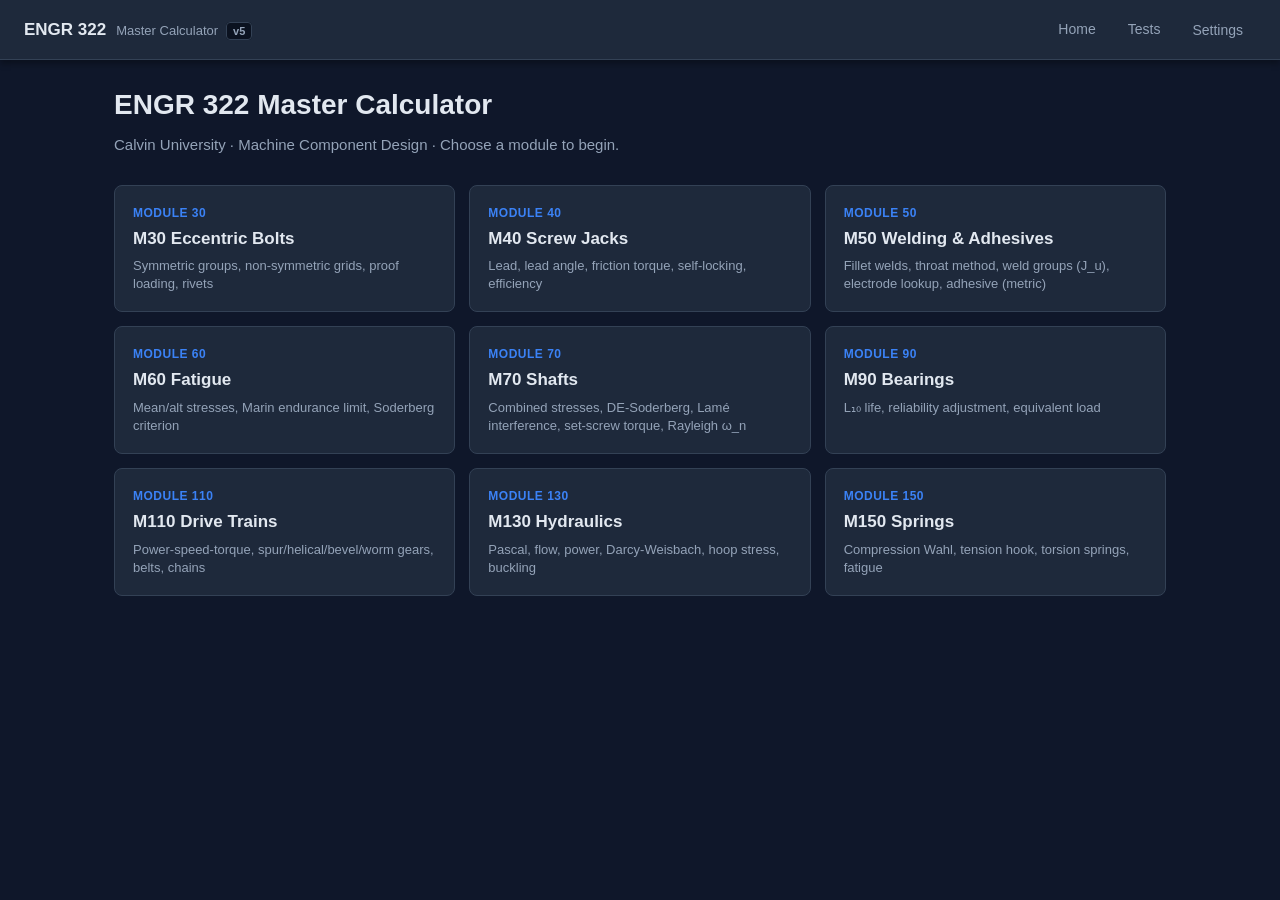
<file: index.html>
<!doctype html>
<html lang="en">
<head>
  <meta charset="utf-8" />
  <meta name="viewport" content="width=device-width, initial-scale=1" />
  <title>ENGR 322 Master Calculator</title>
  <link rel="stylesheet" href="style.css?v=5" />
</head>
<body>
  <div id="app"></div>
  <script src="modules.js?v=5"></script>
  <script src="ui.js?v=5"></script>
  <script>
    UI.renderHome(window.MODULES_ARRAY);
  </script>
</body>
</html>
</file>
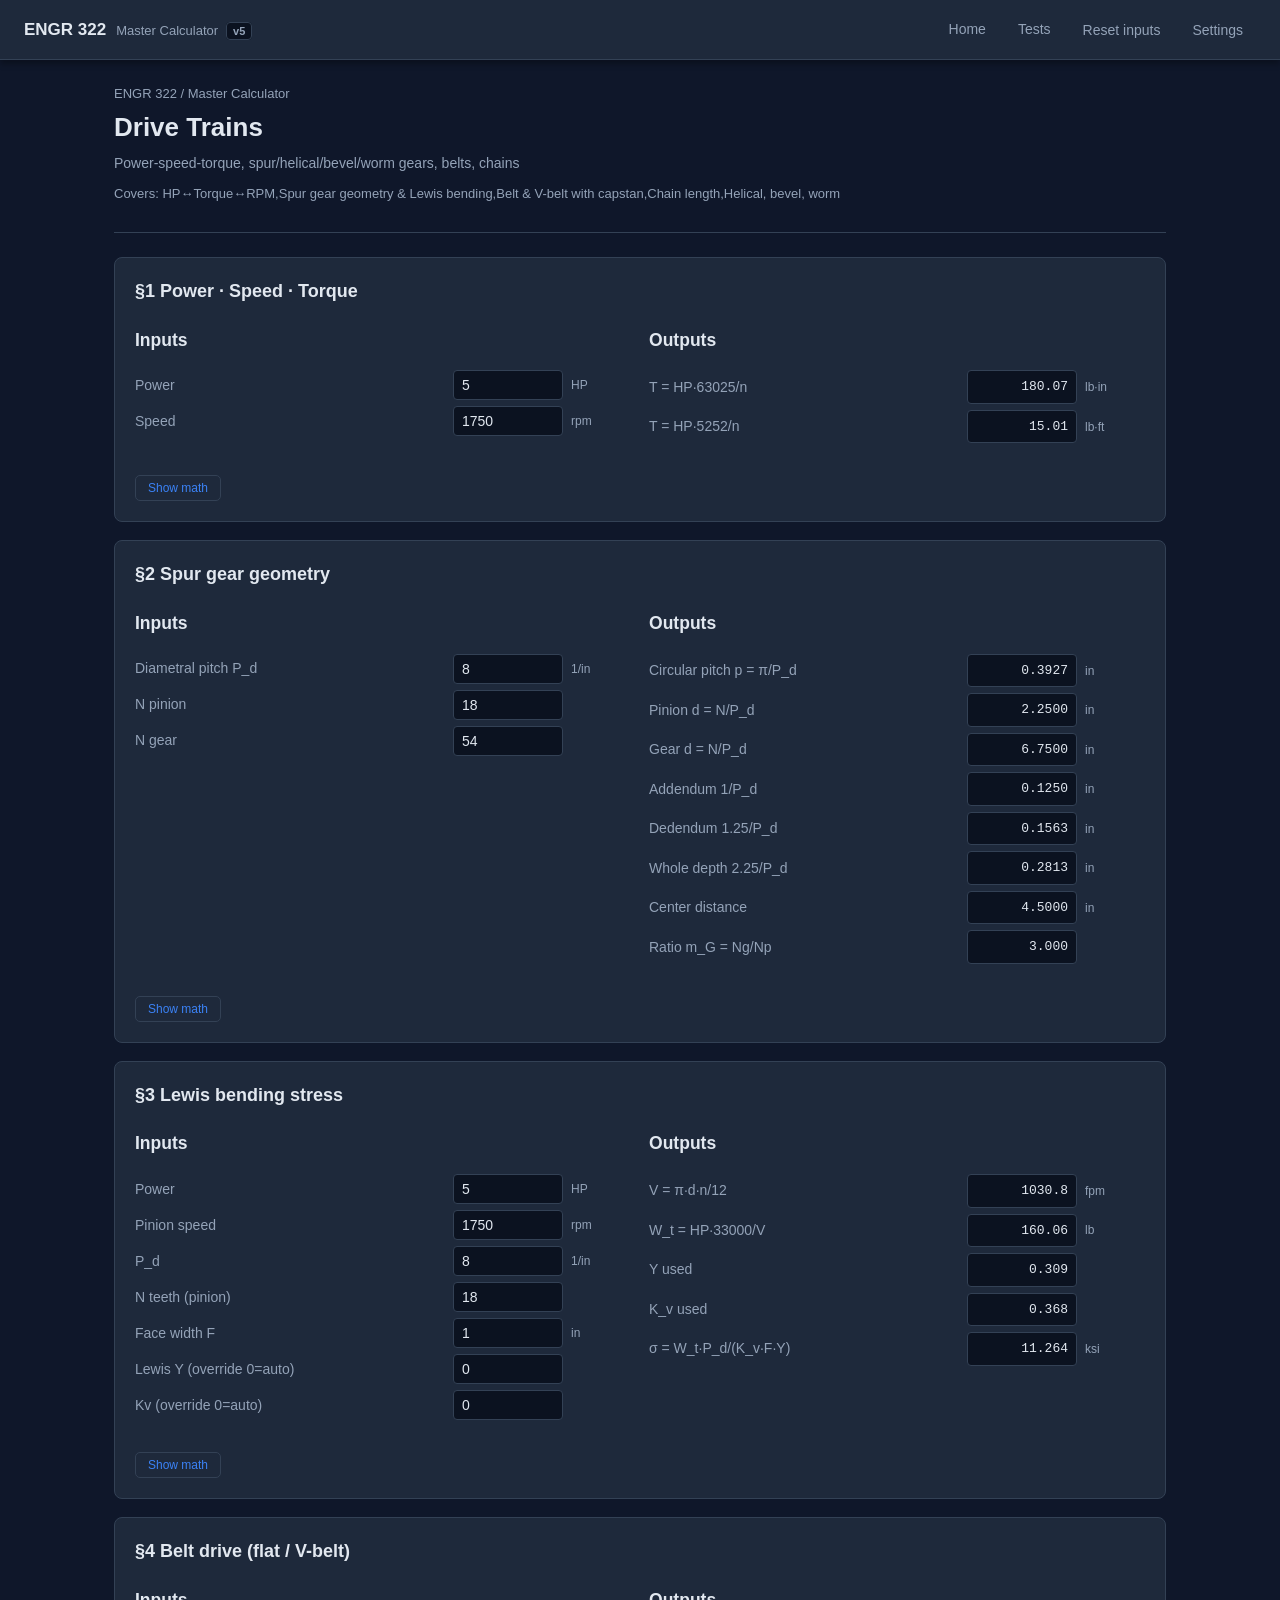
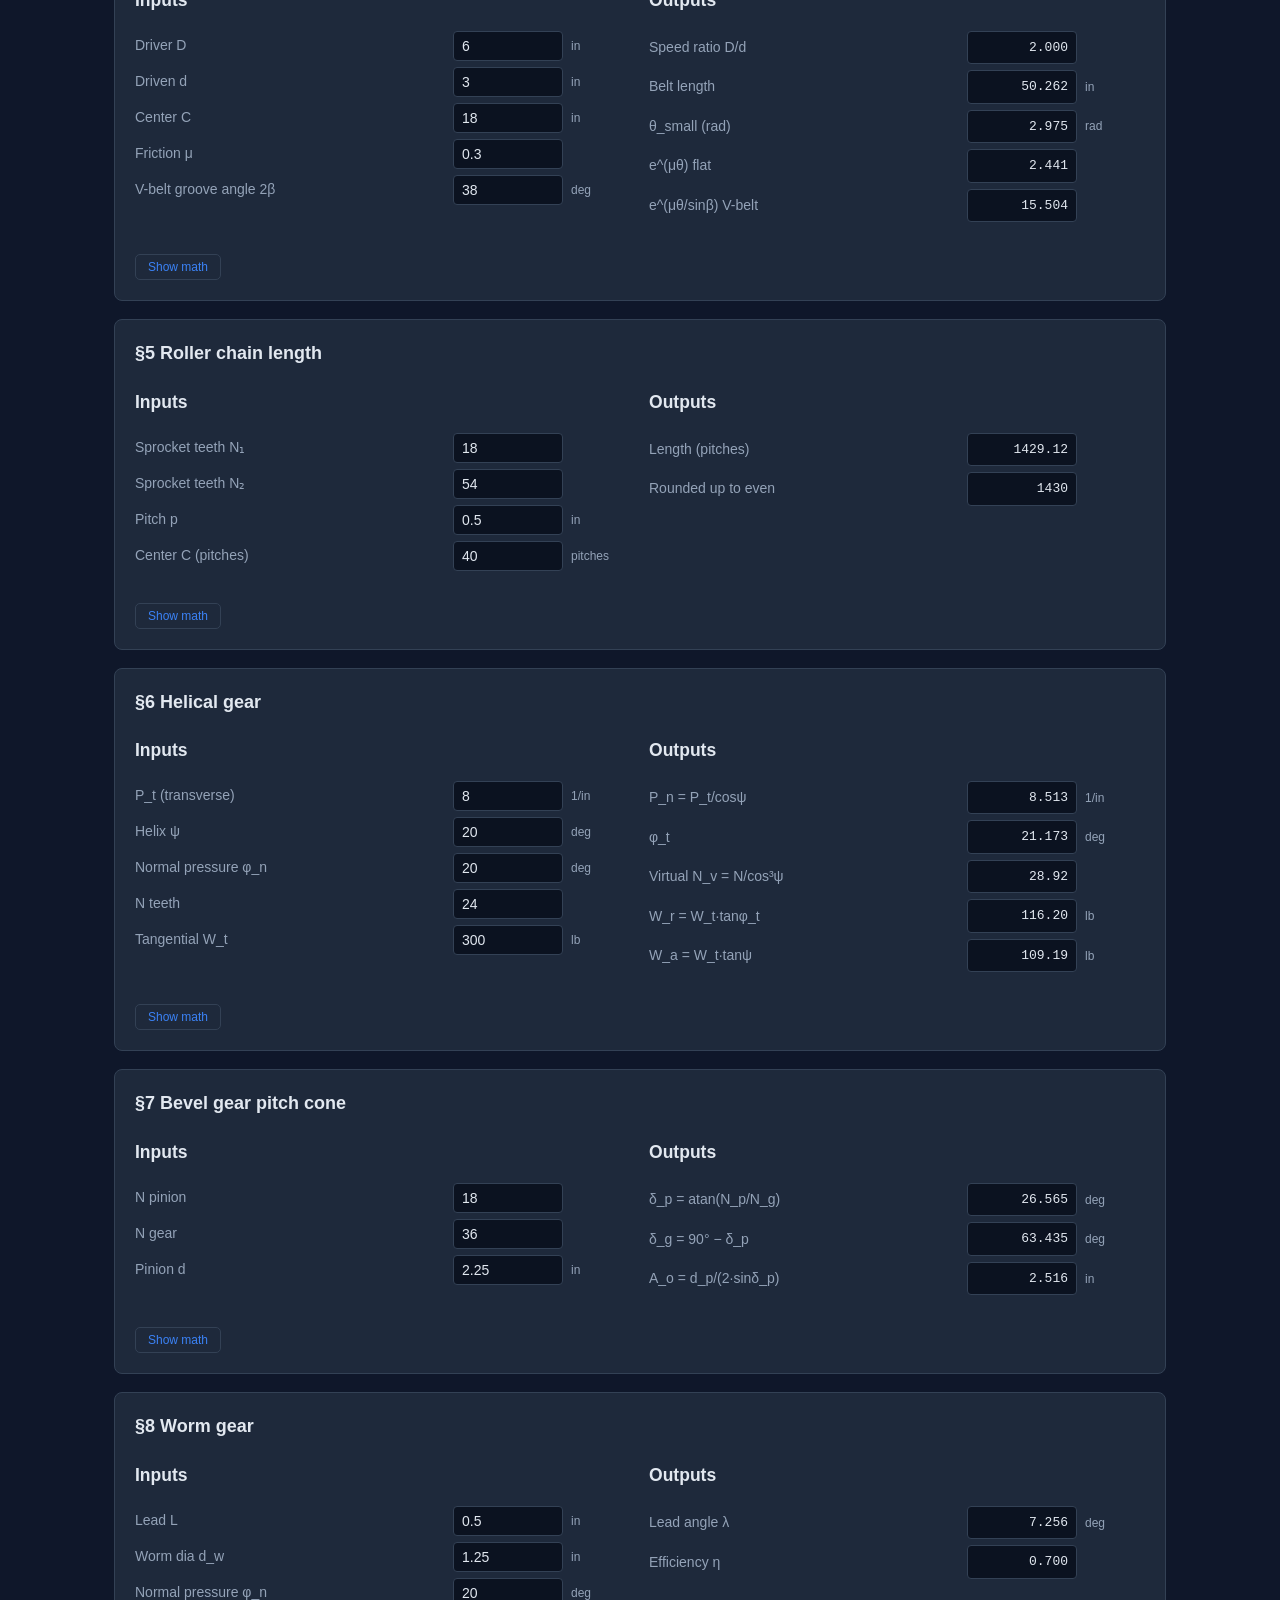
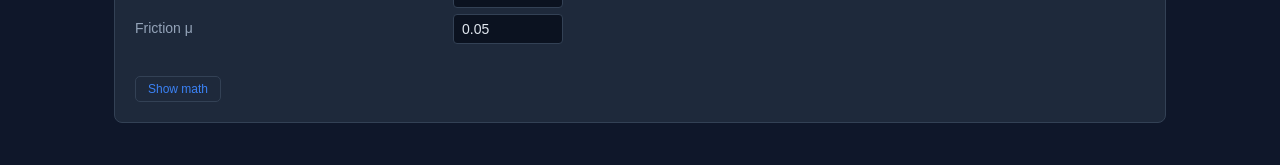
<file: m110.html>
<!doctype html>
<html lang="en">
<head>
  <meta charset="utf-8" />
  <meta name="viewport" content="width=device-width, initial-scale=1" />
  <title>Module 110 · ENGR 322 Master Calculator</title>
  <link rel="stylesheet" href="style.css?v=5" />
</head>
<body>
  <div id="app"></div>
  <script src="modules.js?v=5"></script>
  <script src="ui.js?v=5"></script>
  <script>
    UI.renderModule(window.MODULES.m110);
  </script>
</body>
</html>
</file>
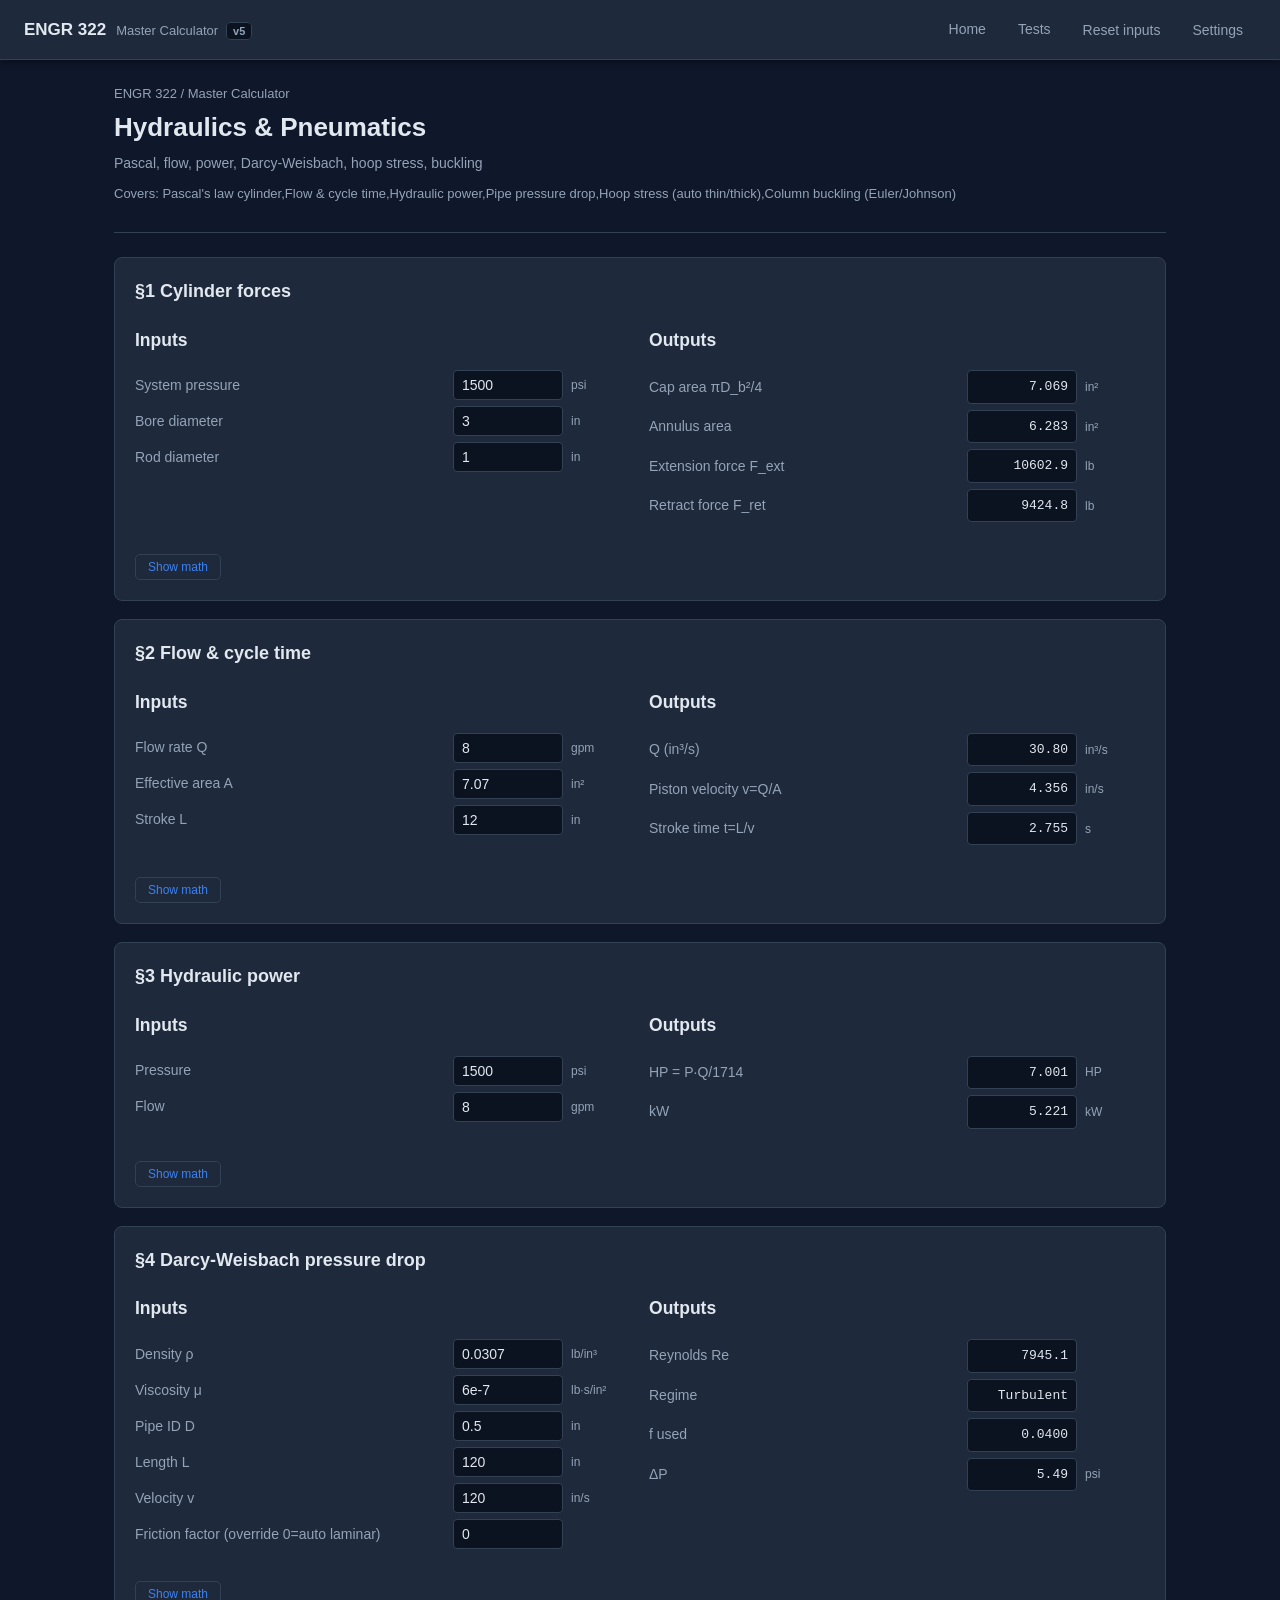
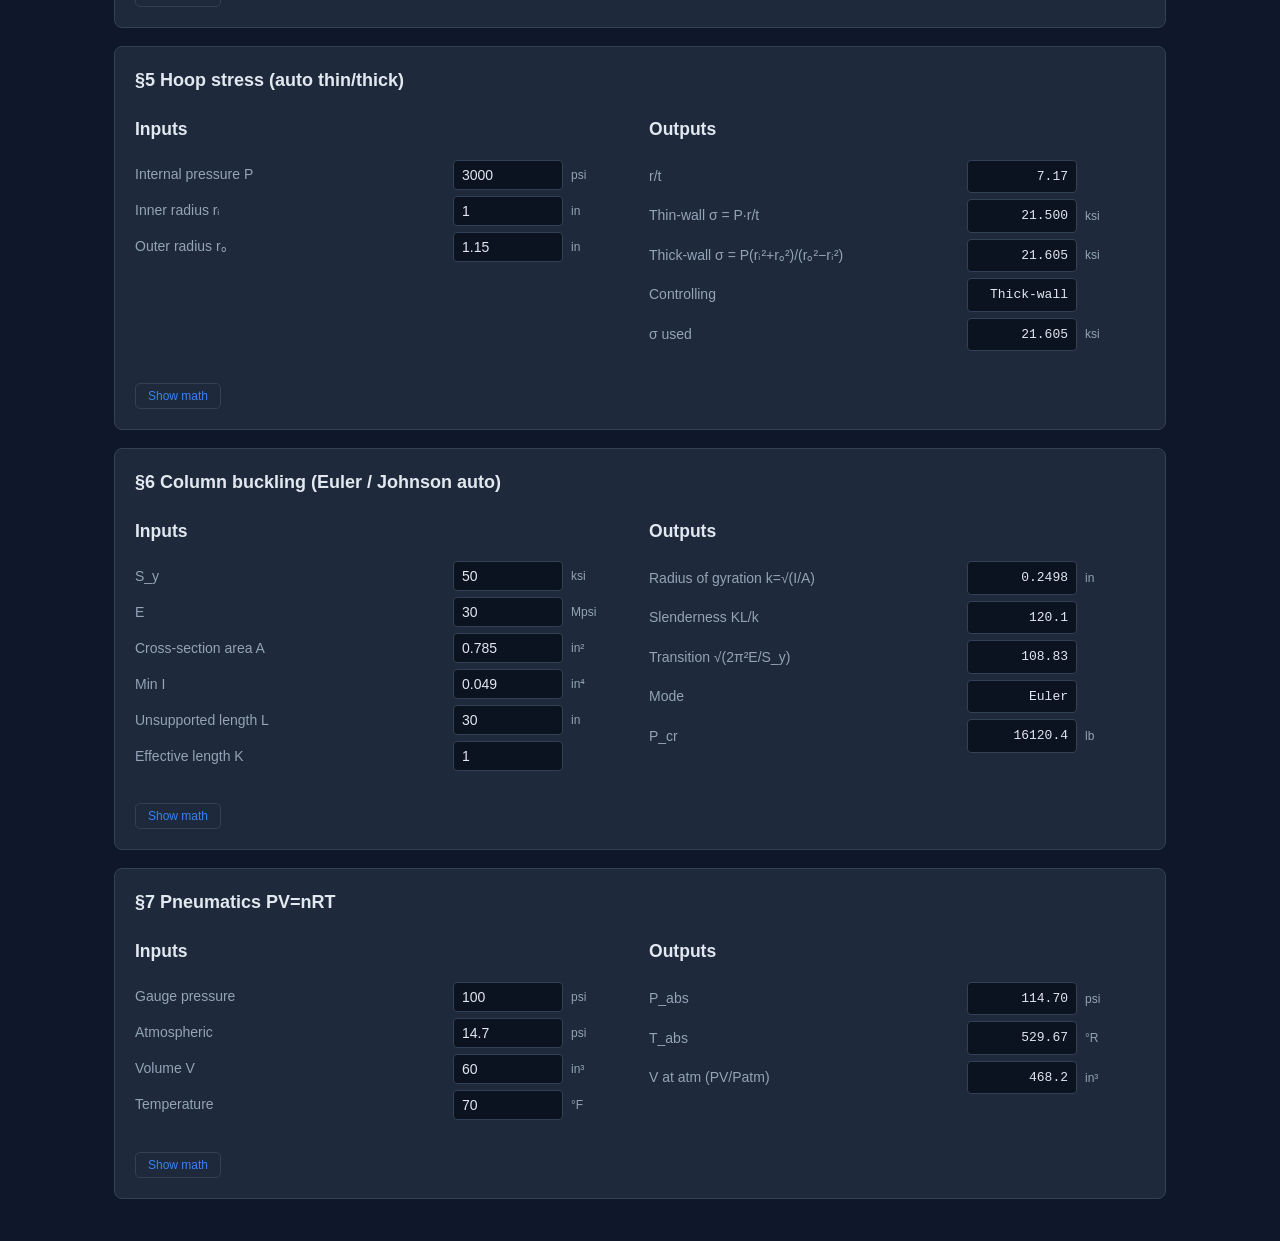
<file: m130.html>
<!doctype html>
<html lang="en">
<head>
  <meta charset="utf-8" />
  <meta name="viewport" content="width=device-width, initial-scale=1" />
  <title>Module 130 · ENGR 322 Master Calculator</title>
  <link rel="stylesheet" href="style.css?v=5" />
</head>
<body>
  <div id="app"></div>
  <script src="modules.js?v=5"></script>
  <script src="ui.js?v=5"></script>
  <script>
    UI.renderModule(window.MODULES.m130);
  </script>
</body>
</html>
</file>
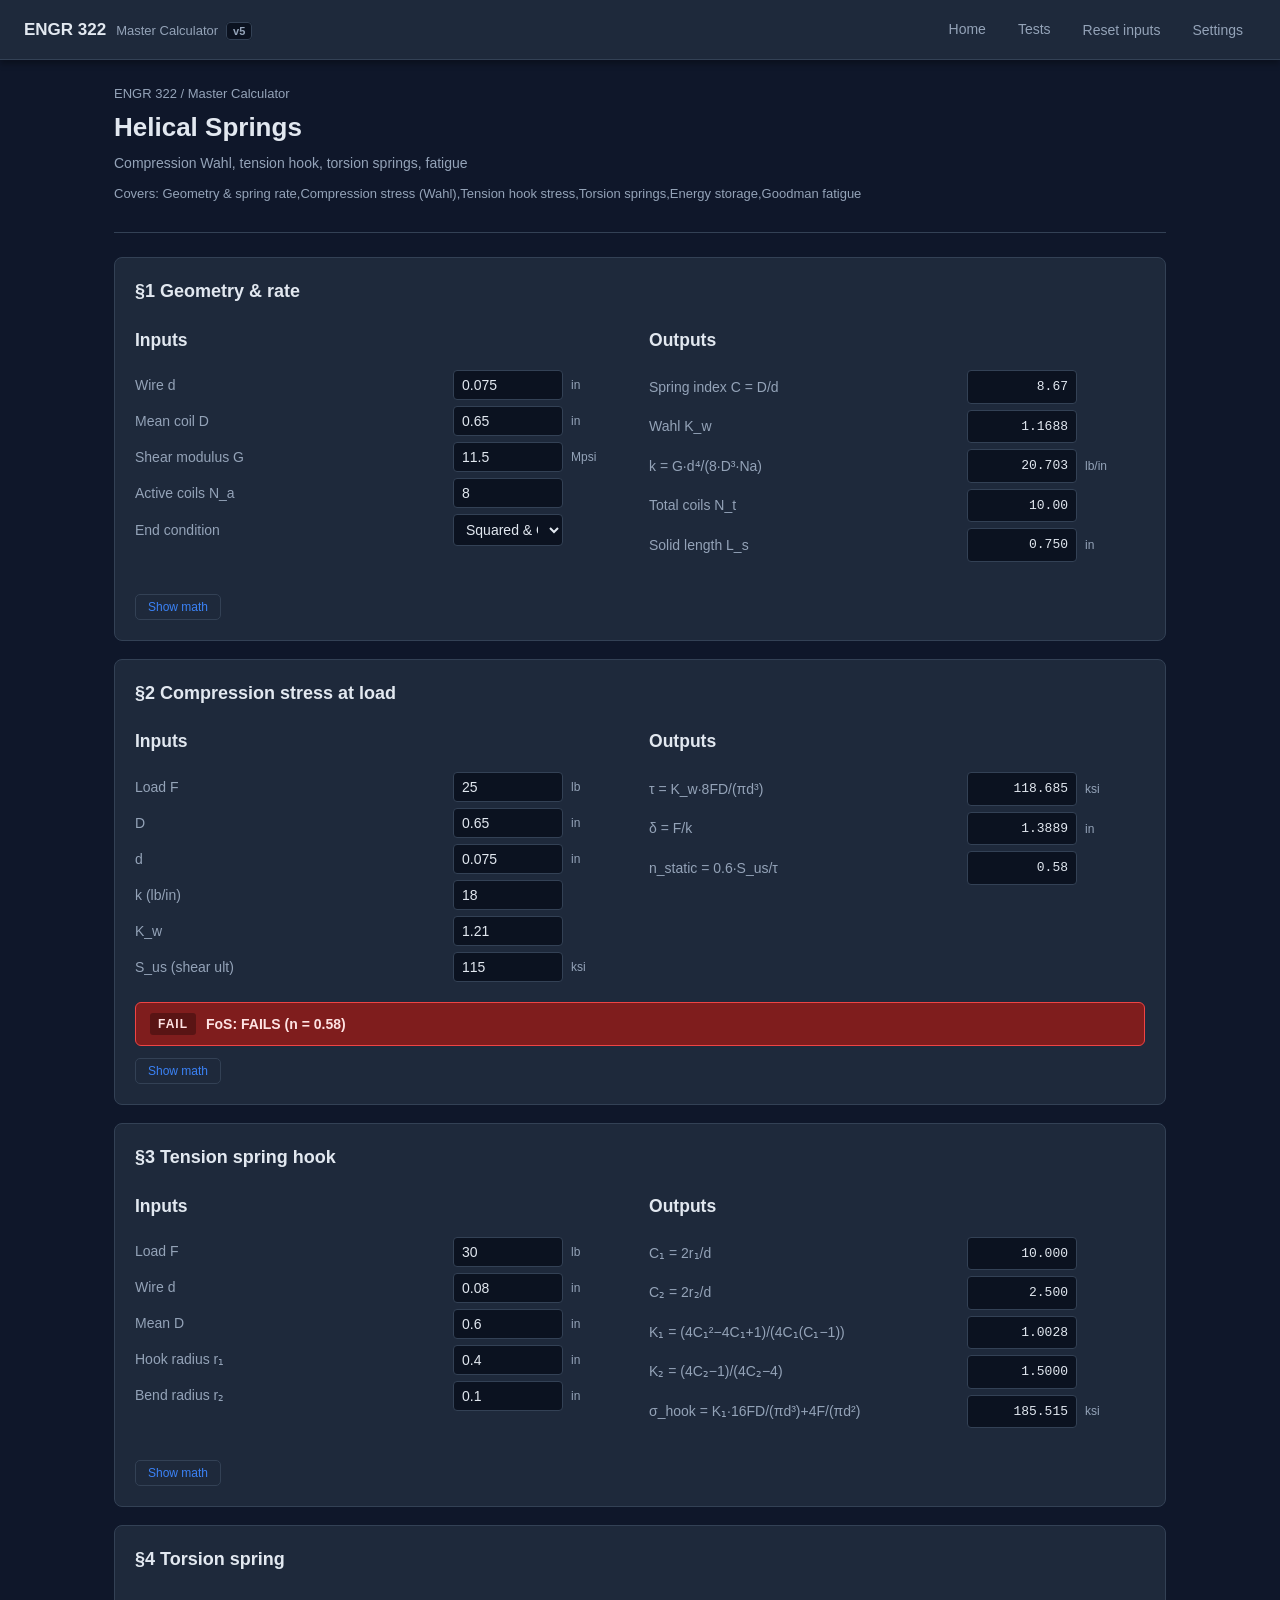
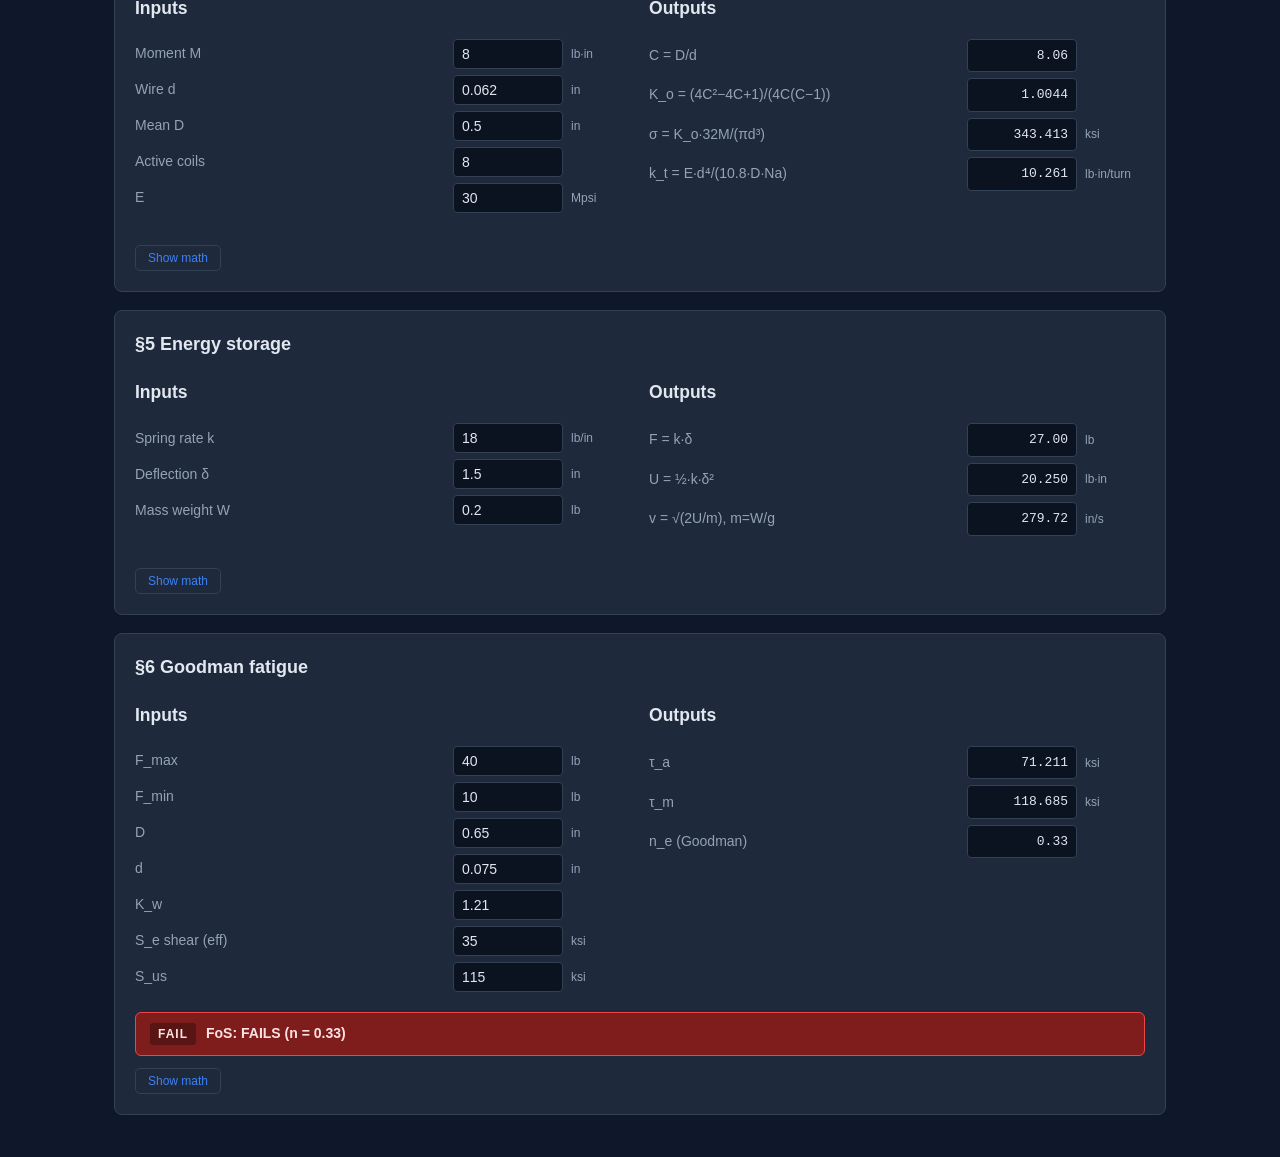
<file: m150.html>
<!doctype html>
<html lang="en">
<head>
  <meta charset="utf-8" />
  <meta name="viewport" content="width=device-width, initial-scale=1" />
  <title>Module 150 · ENGR 322 Master Calculator</title>
  <link rel="stylesheet" href="style.css?v=5" />
</head>
<body>
  <div id="app"></div>
  <script src="modules.js?v=5"></script>
  <script src="ui.js?v=5"></script>
  <script>
    UI.renderModule(window.MODULES.m150);
  </script>
</body>
</html>
</file>
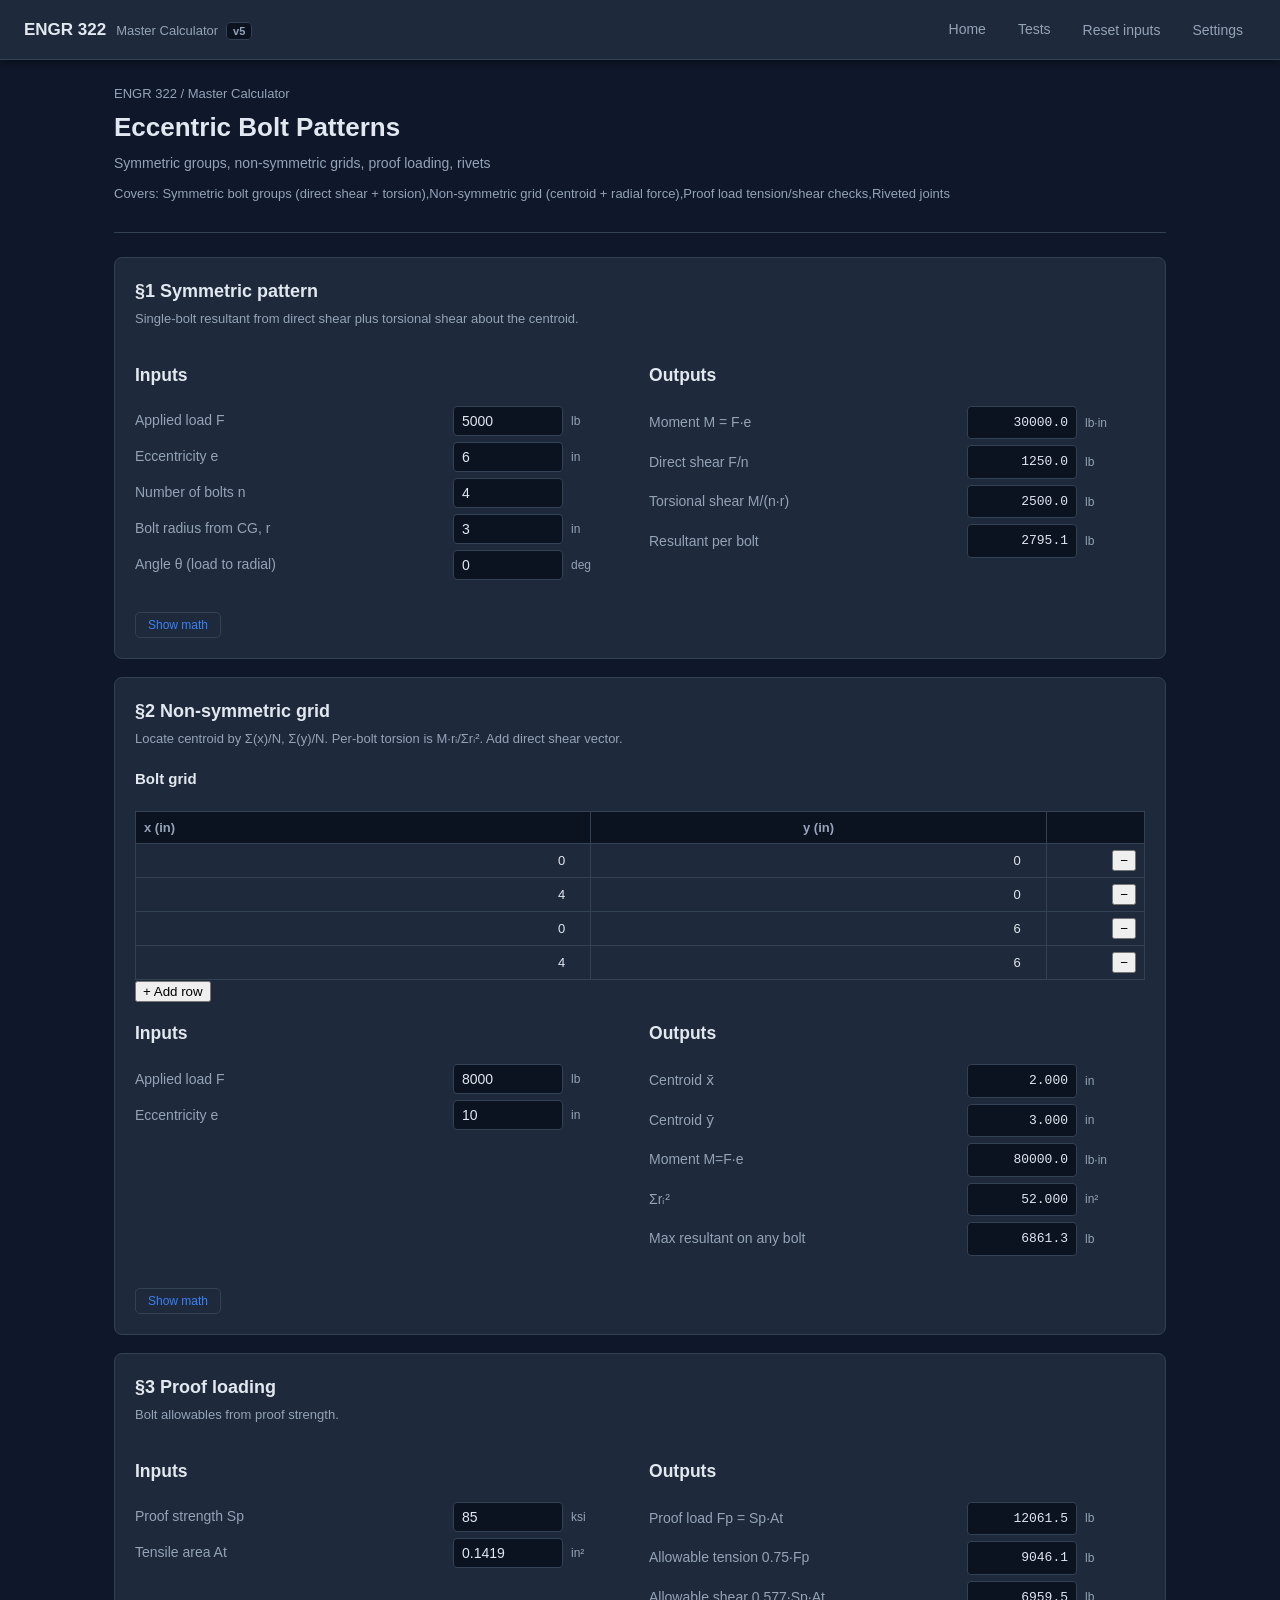
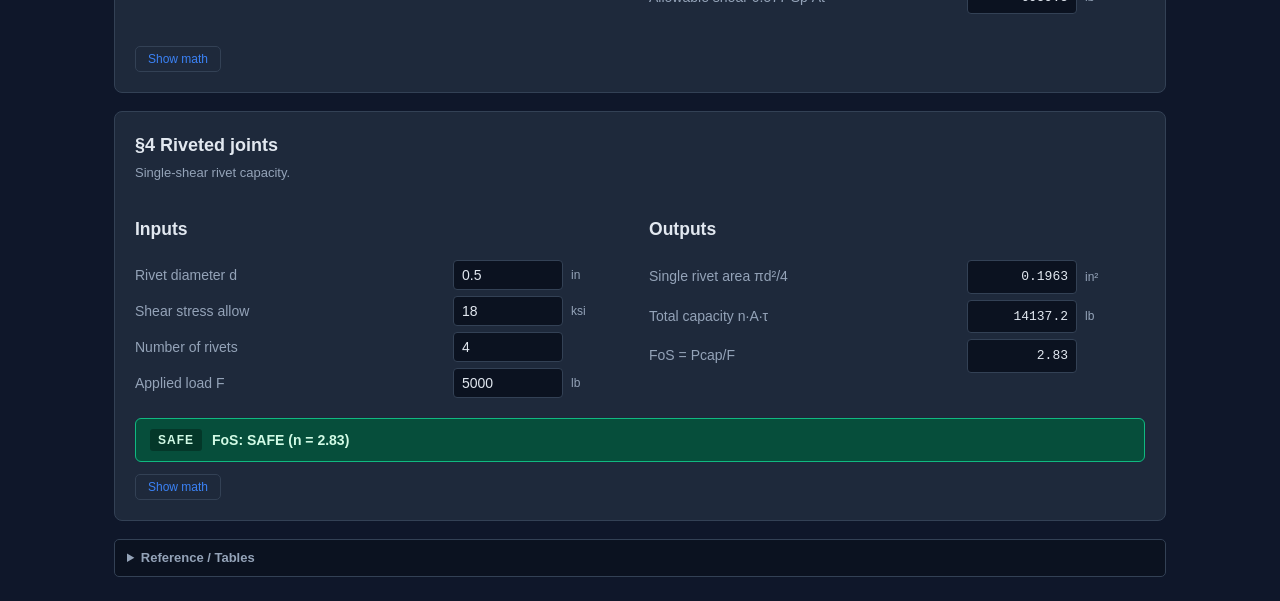
<file: m30.html>
<!doctype html>
<html lang="en">
<head>
  <meta charset="utf-8" />
  <meta name="viewport" content="width=device-width, initial-scale=1" />
  <title>Module 30 · ENGR 322 Master Calculator</title>
  <link rel="stylesheet" href="style.css?v=5" />
</head>
<body>
  <div id="app"></div>
  <script src="modules.js?v=5"></script>
  <script src="ui.js?v=5"></script>
  <script>
    UI.renderModule(window.MODULES.m30);
  </script>
</body>
</html>
</file>
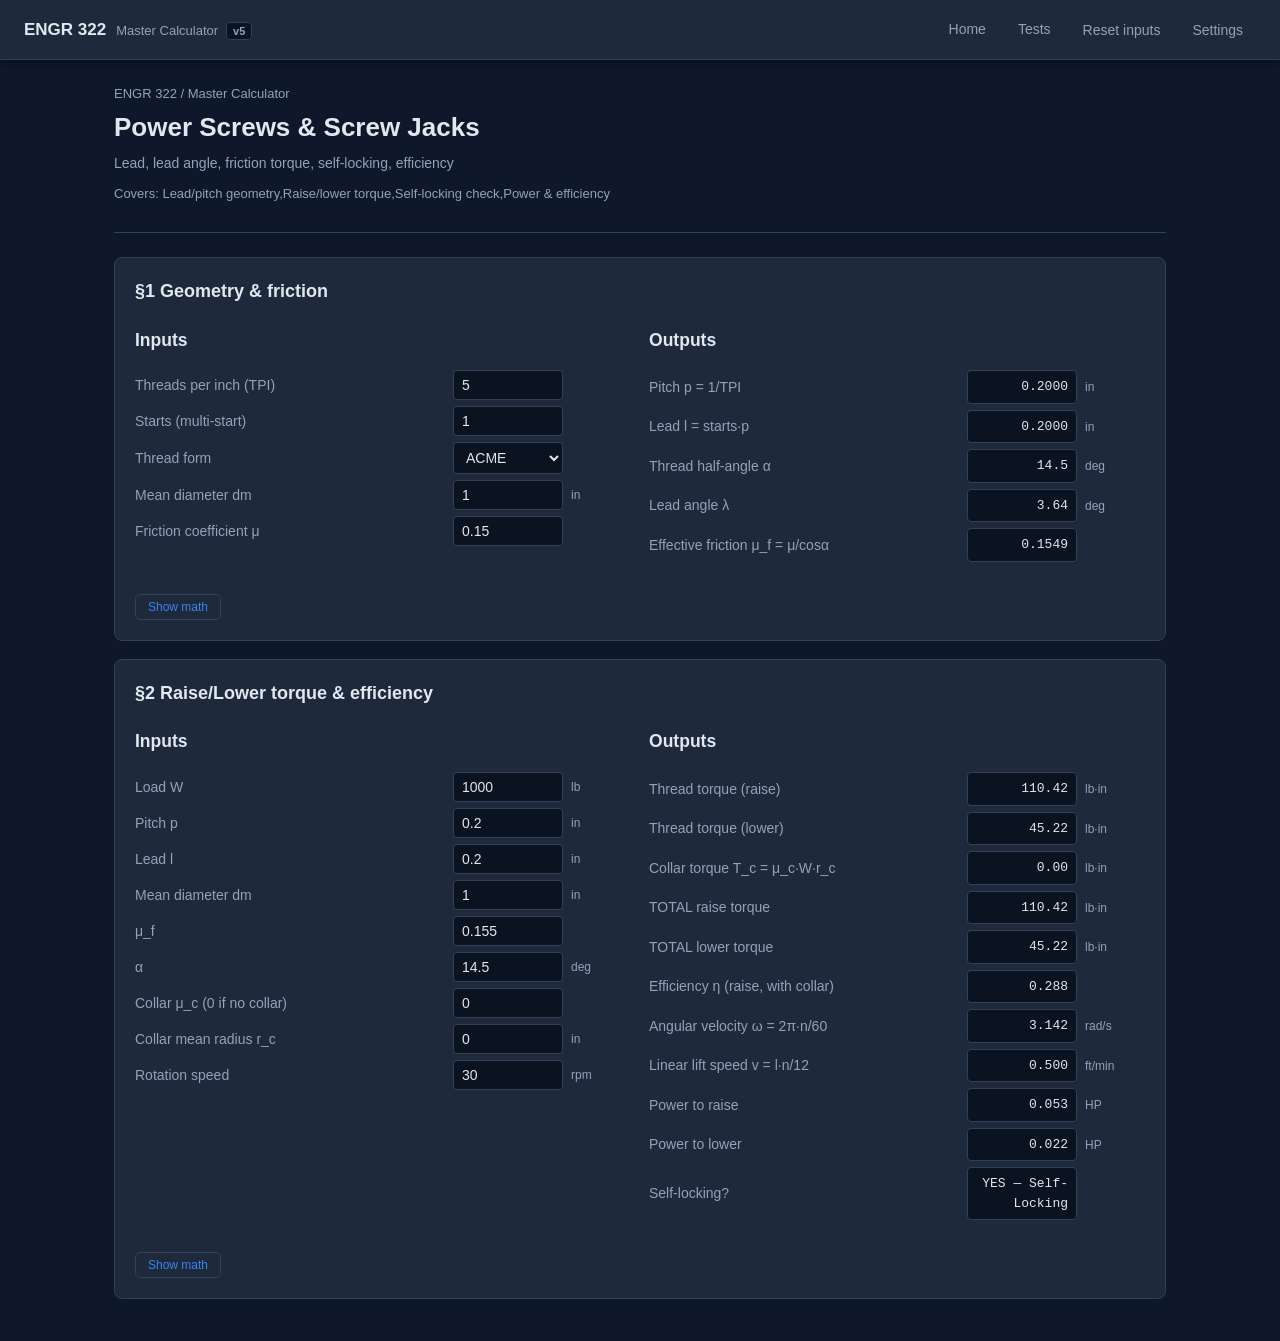
<file: m40.html>
<!doctype html>
<html lang="en">
<head>
  <meta charset="utf-8" />
  <meta name="viewport" content="width=device-width, initial-scale=1" />
  <title>Module 40 · ENGR 322 Master Calculator</title>
  <link rel="stylesheet" href="style.css?v=5" />
</head>
<body>
  <div id="app"></div>
  <script src="modules.js?v=5"></script>
  <script src="ui.js?v=5"></script>
  <script>
    UI.renderModule(window.MODULES.m40);
  </script>
</body>
</html>
</file>
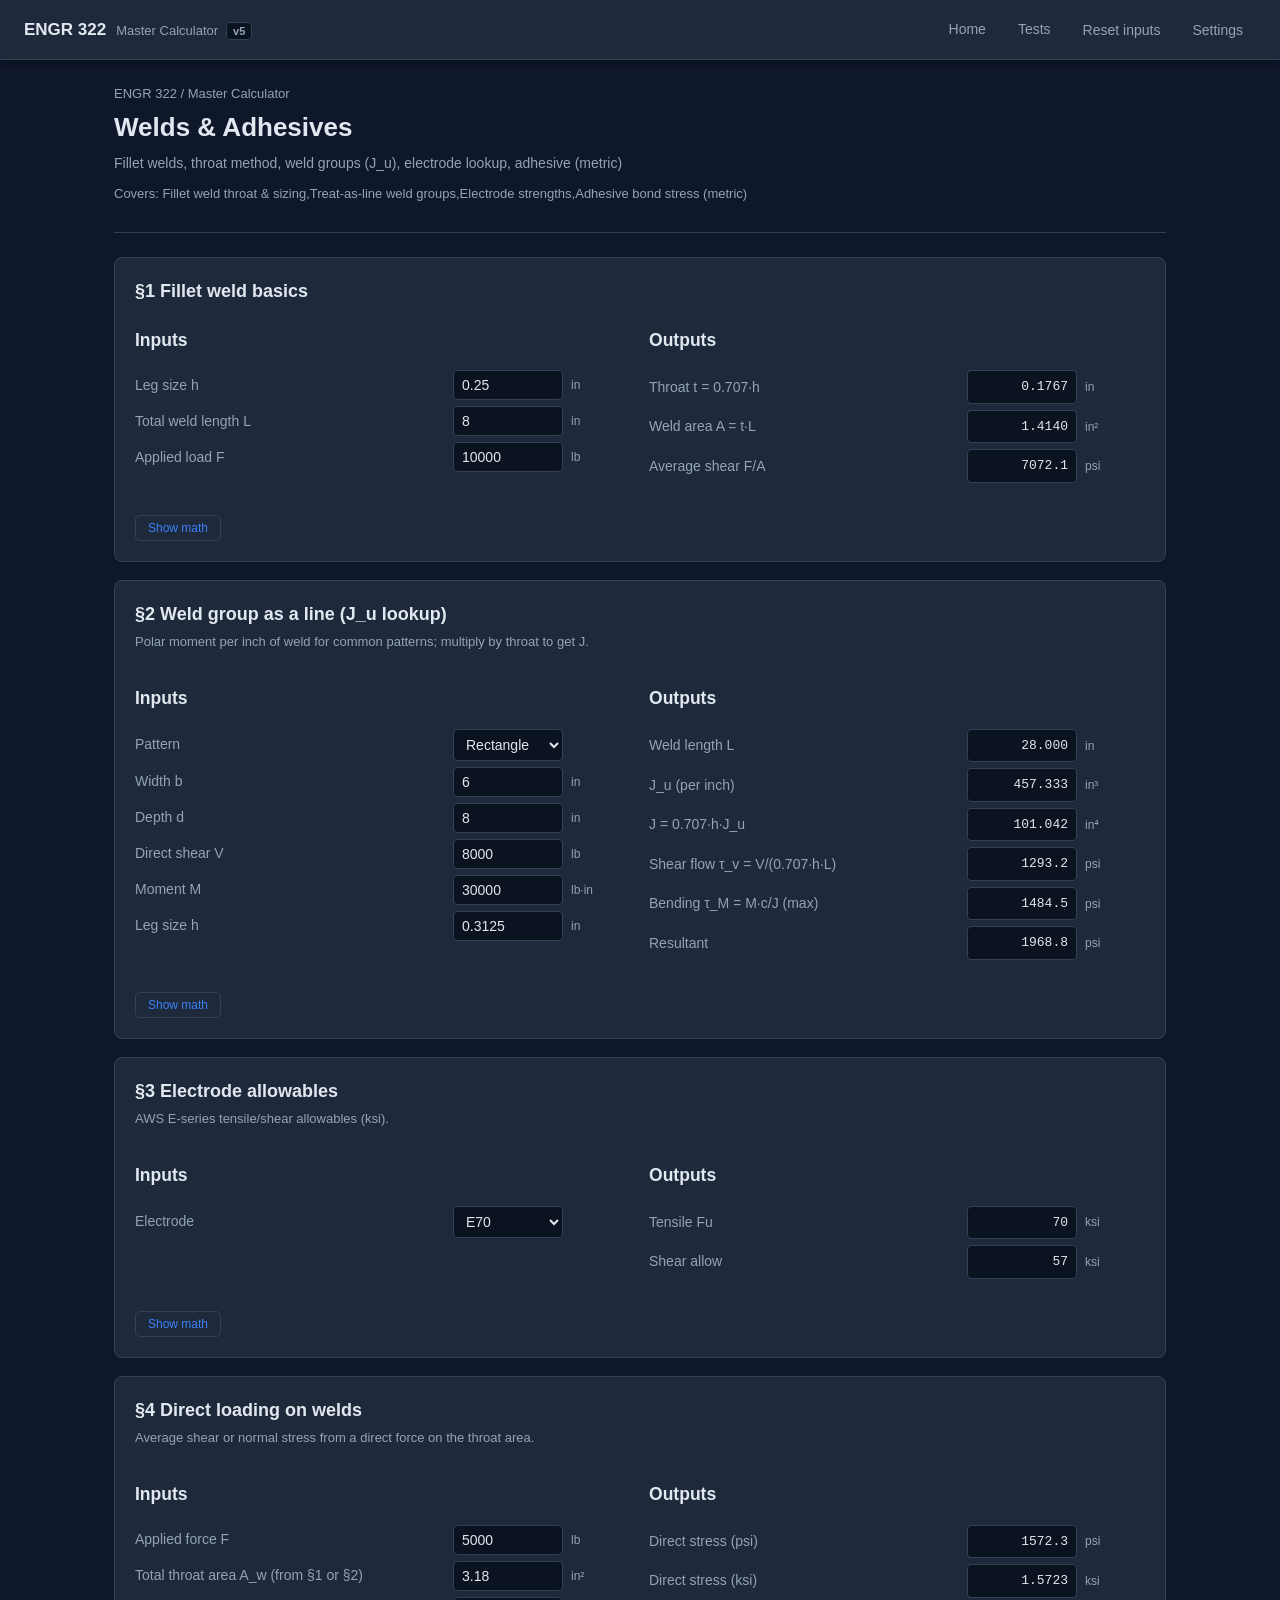
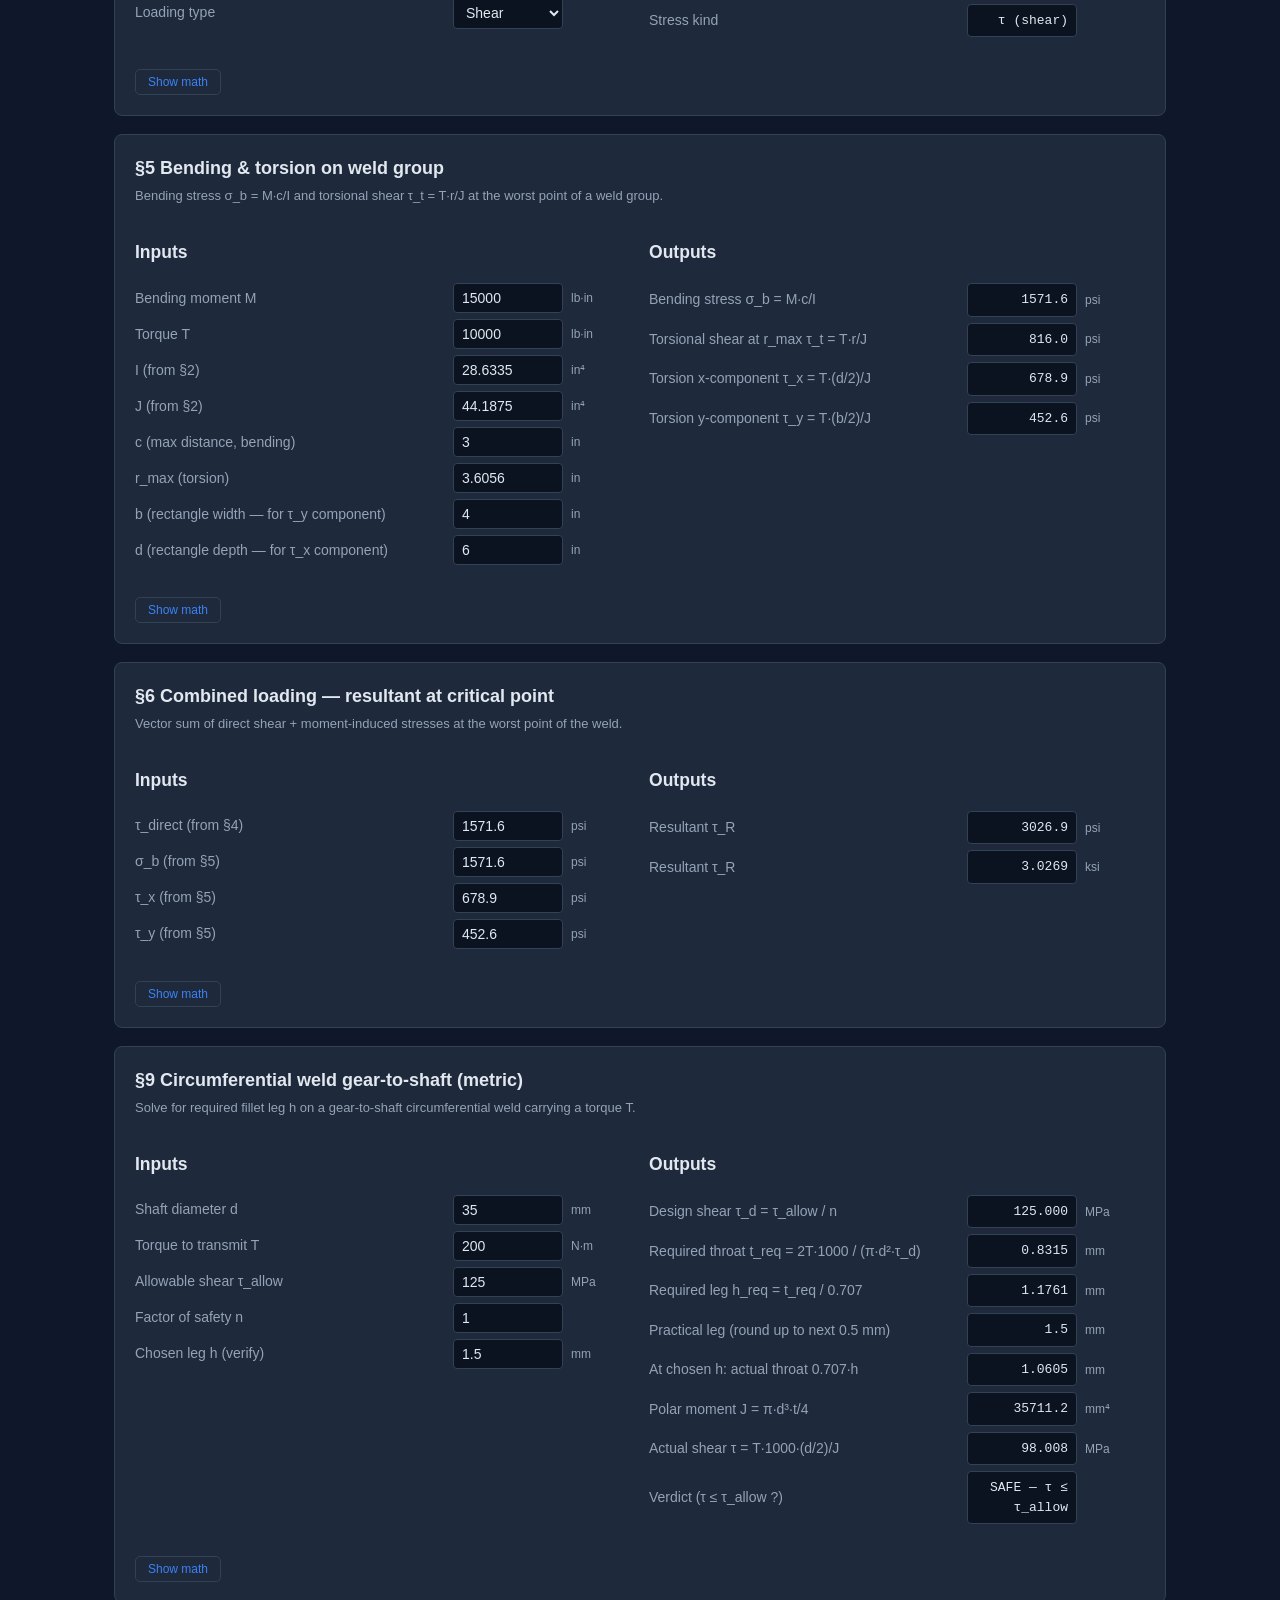
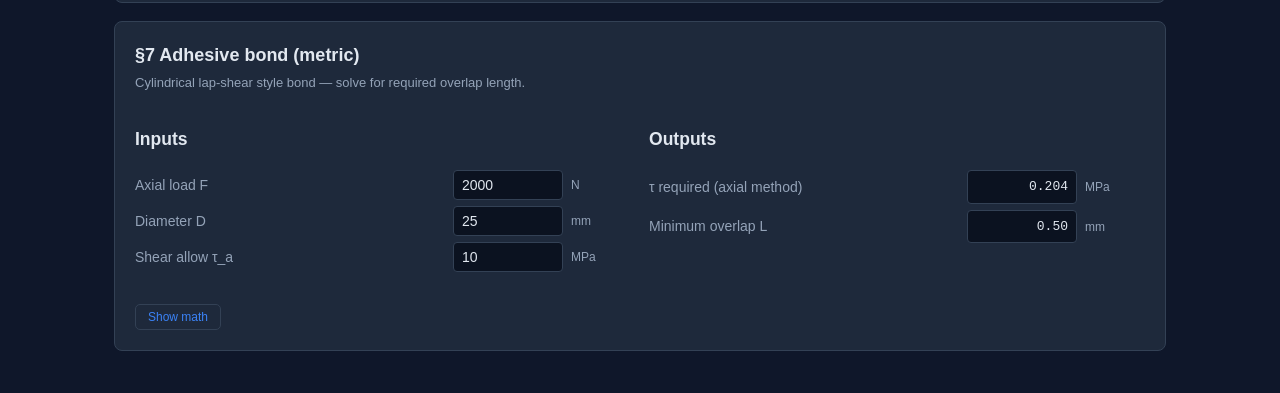
<file: m50.html>
<!doctype html>
<html lang="en">
<head>
  <meta charset="utf-8" />
  <meta name="viewport" content="width=device-width, initial-scale=1" />
  <title>Module 50 · ENGR 322 Master Calculator</title>
  <link rel="stylesheet" href="style.css?v=5" />
</head>
<body>
  <div id="app"></div>
  <script src="modules.js?v=5"></script>
  <script src="ui.js?v=5"></script>
  <script>
    UI.renderModule(window.MODULES.m50);
  </script>
</body>
</html>
</file>
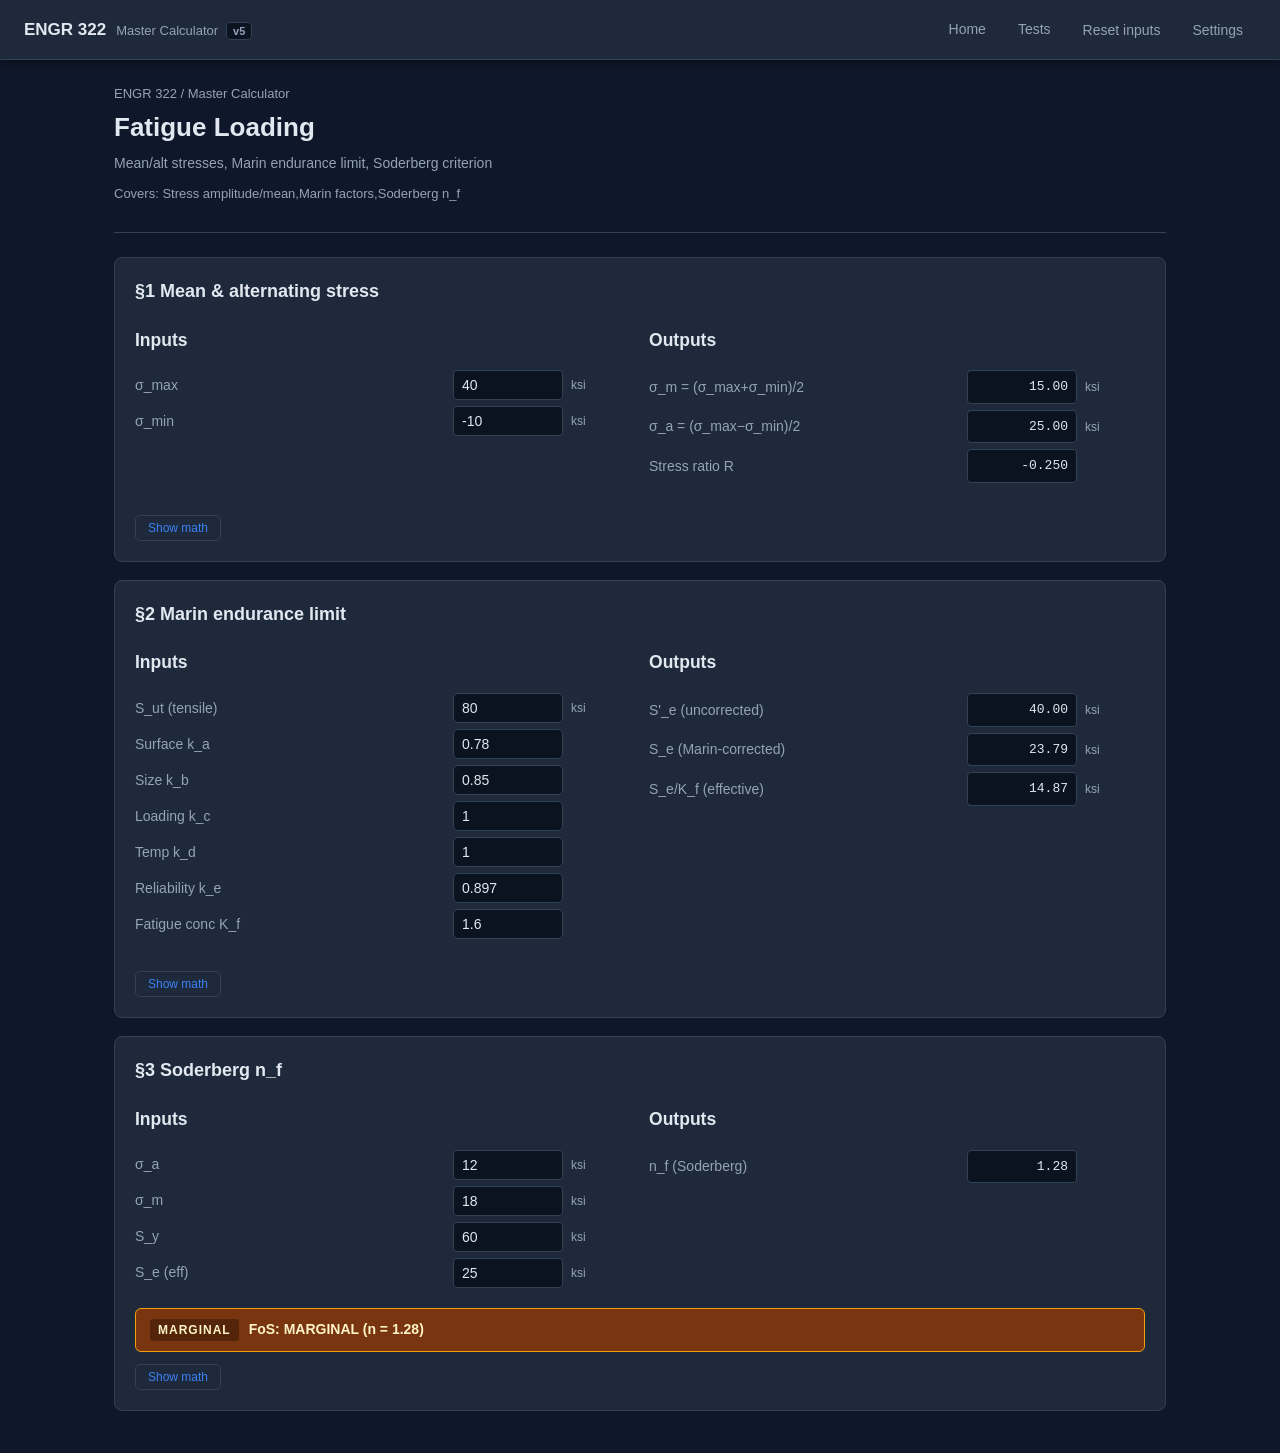
<file: m60.html>
<!doctype html>
<html lang="en">
<head>
  <meta charset="utf-8" />
  <meta name="viewport" content="width=device-width, initial-scale=1" />
  <title>Module 60 · ENGR 322 Master Calculator</title>
  <link rel="stylesheet" href="style.css?v=5" />
</head>
<body>
  <div id="app"></div>
  <script src="modules.js?v=5"></script>
  <script src="ui.js?v=5"></script>
  <script>
    UI.renderModule(window.MODULES.m60);
  </script>
</body>
</html>
</file>
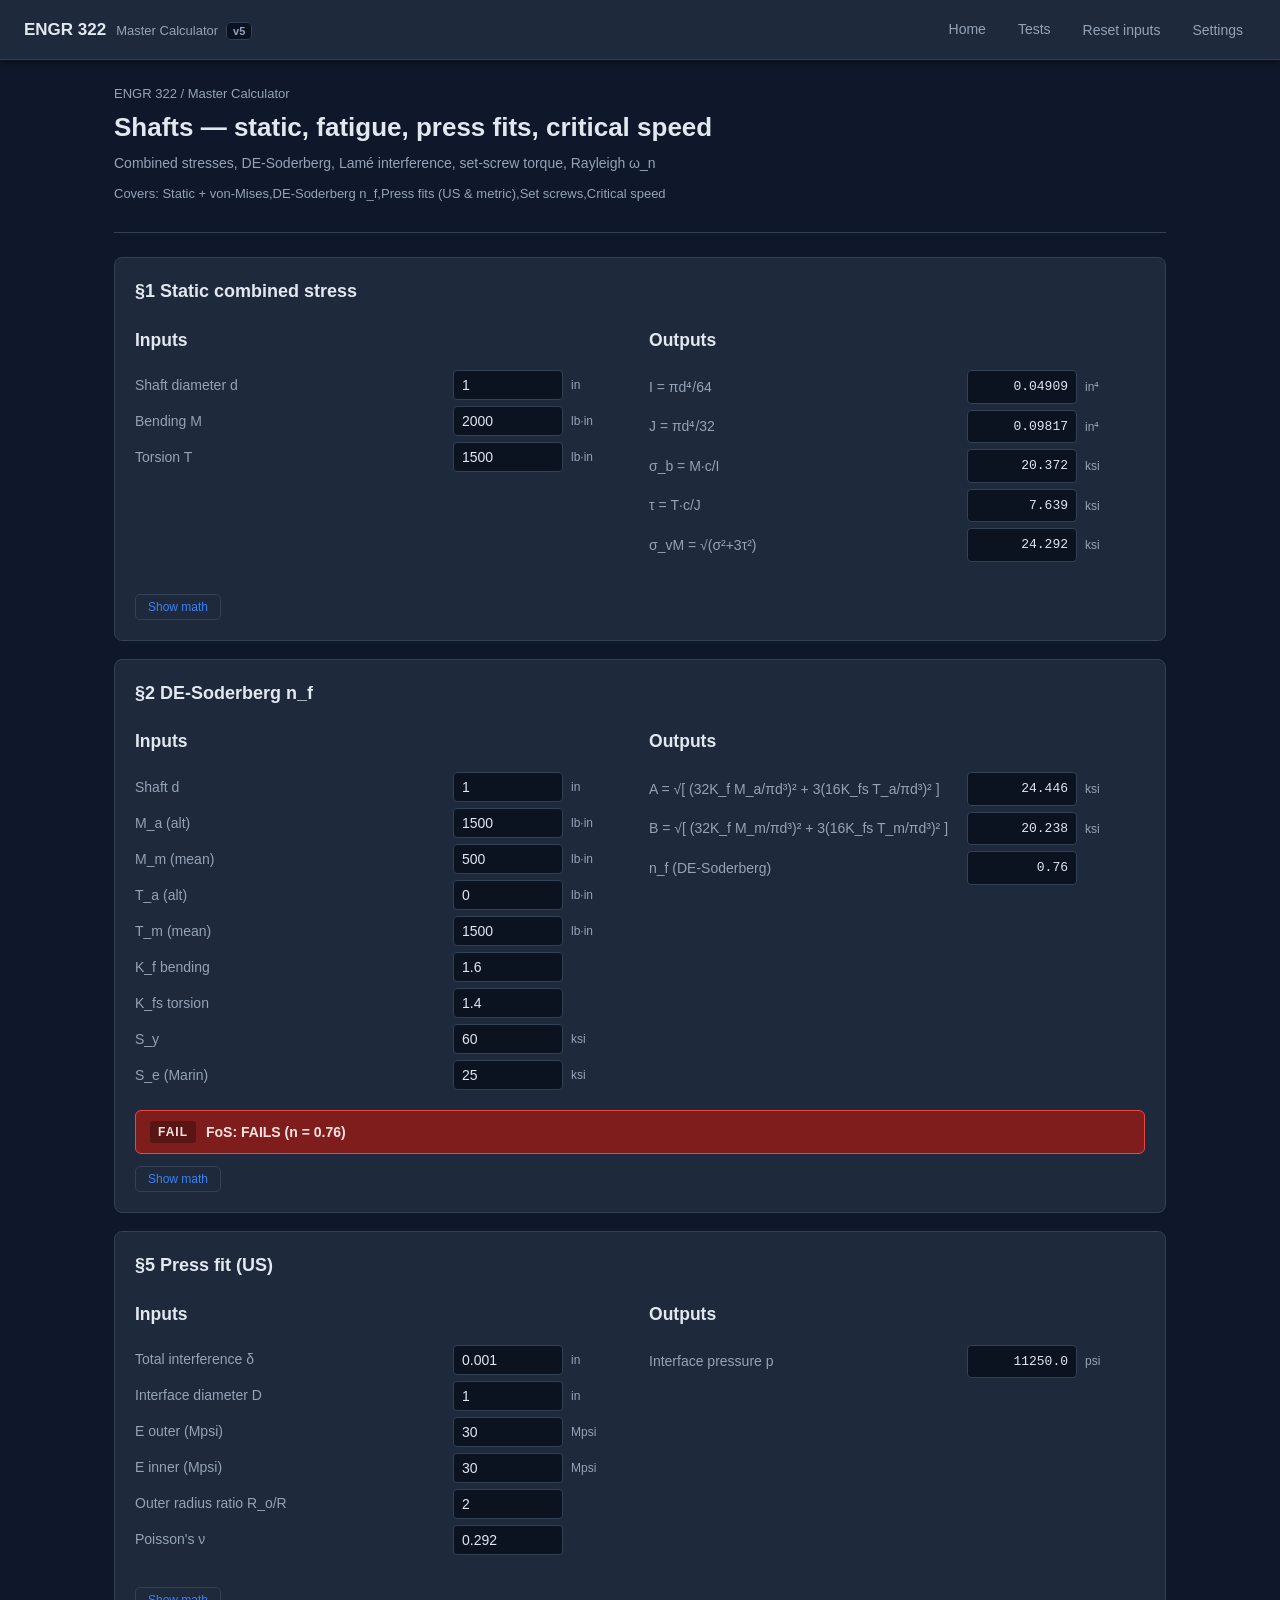
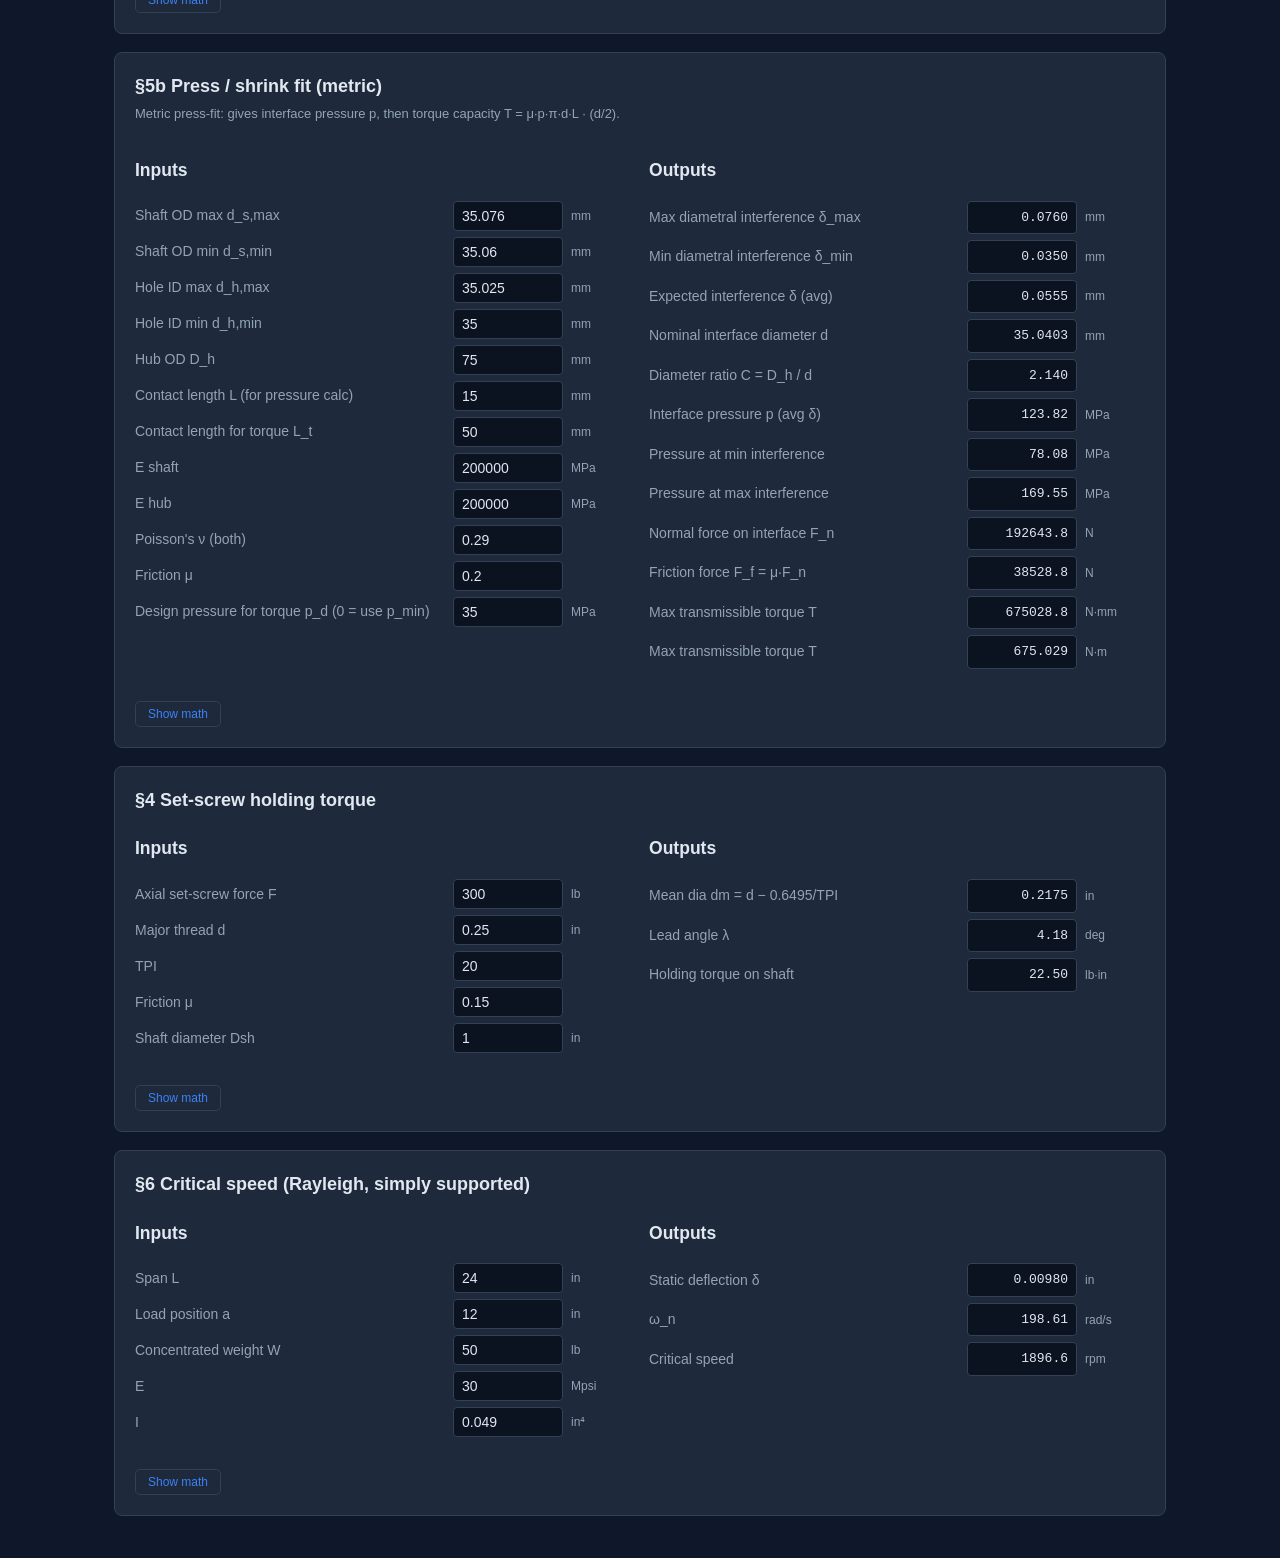
<file: m70.html>
<!doctype html>
<html lang="en">
<head>
  <meta charset="utf-8" />
  <meta name="viewport" content="width=device-width, initial-scale=1" />
  <title>Module 70 · ENGR 322 Master Calculator</title>
  <link rel="stylesheet" href="style.css?v=5" />
</head>
<body>
  <div id="app"></div>
  <script src="modules.js?v=5"></script>
  <script src="ui.js?v=5"></script>
  <script>
    UI.renderModule(window.MODULES.m70);
  </script>
</body>
</html>
</file>
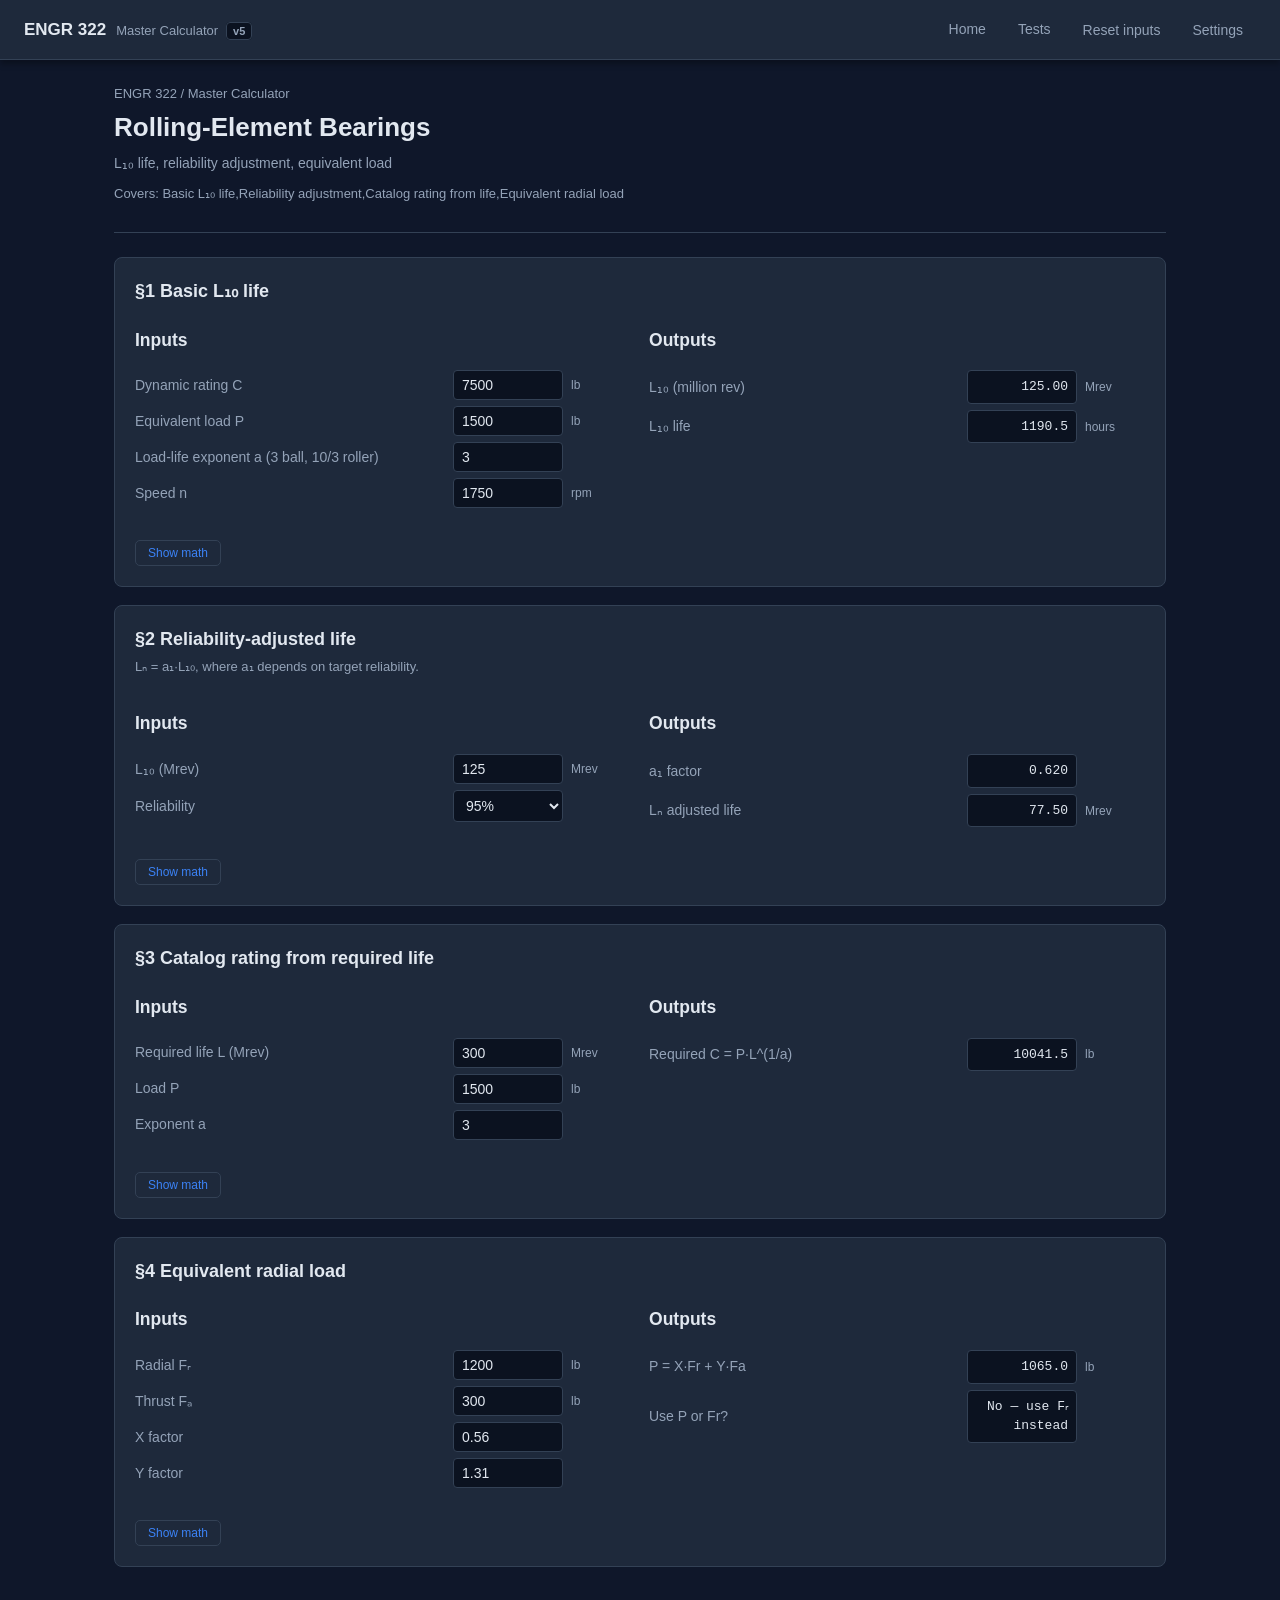
<file: m90.html>
<!doctype html>
<html lang="en">
<head>
  <meta charset="utf-8" />
  <meta name="viewport" content="width=device-width, initial-scale=1" />
  <title>Module 90 · ENGR 322 Master Calculator</title>
  <link rel="stylesheet" href="style.css?v=5" />
</head>
<body>
  <div id="app"></div>
  <script src="modules.js?v=5"></script>
  <script src="ui.js?v=5"></script>
  <script>
    UI.renderModule(window.MODULES.m90);
  </script>
</body>
</html>
</file>
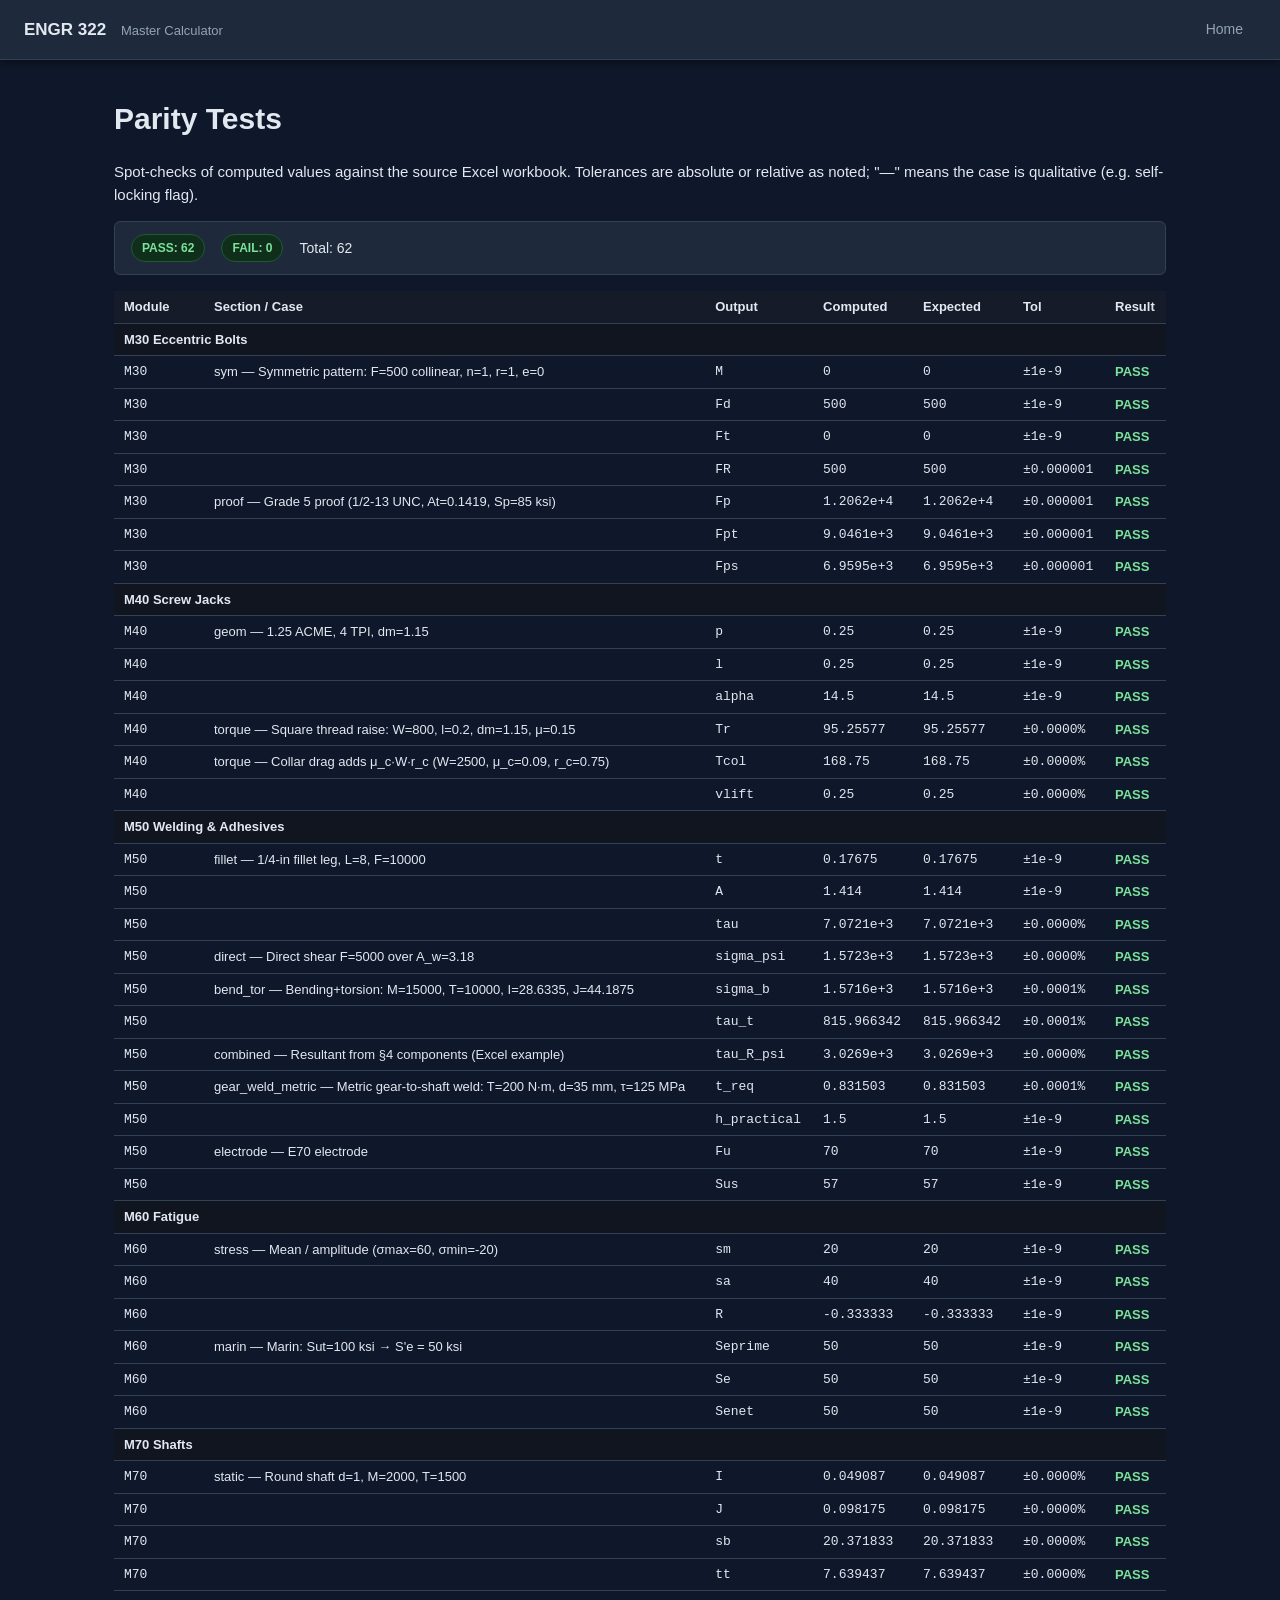
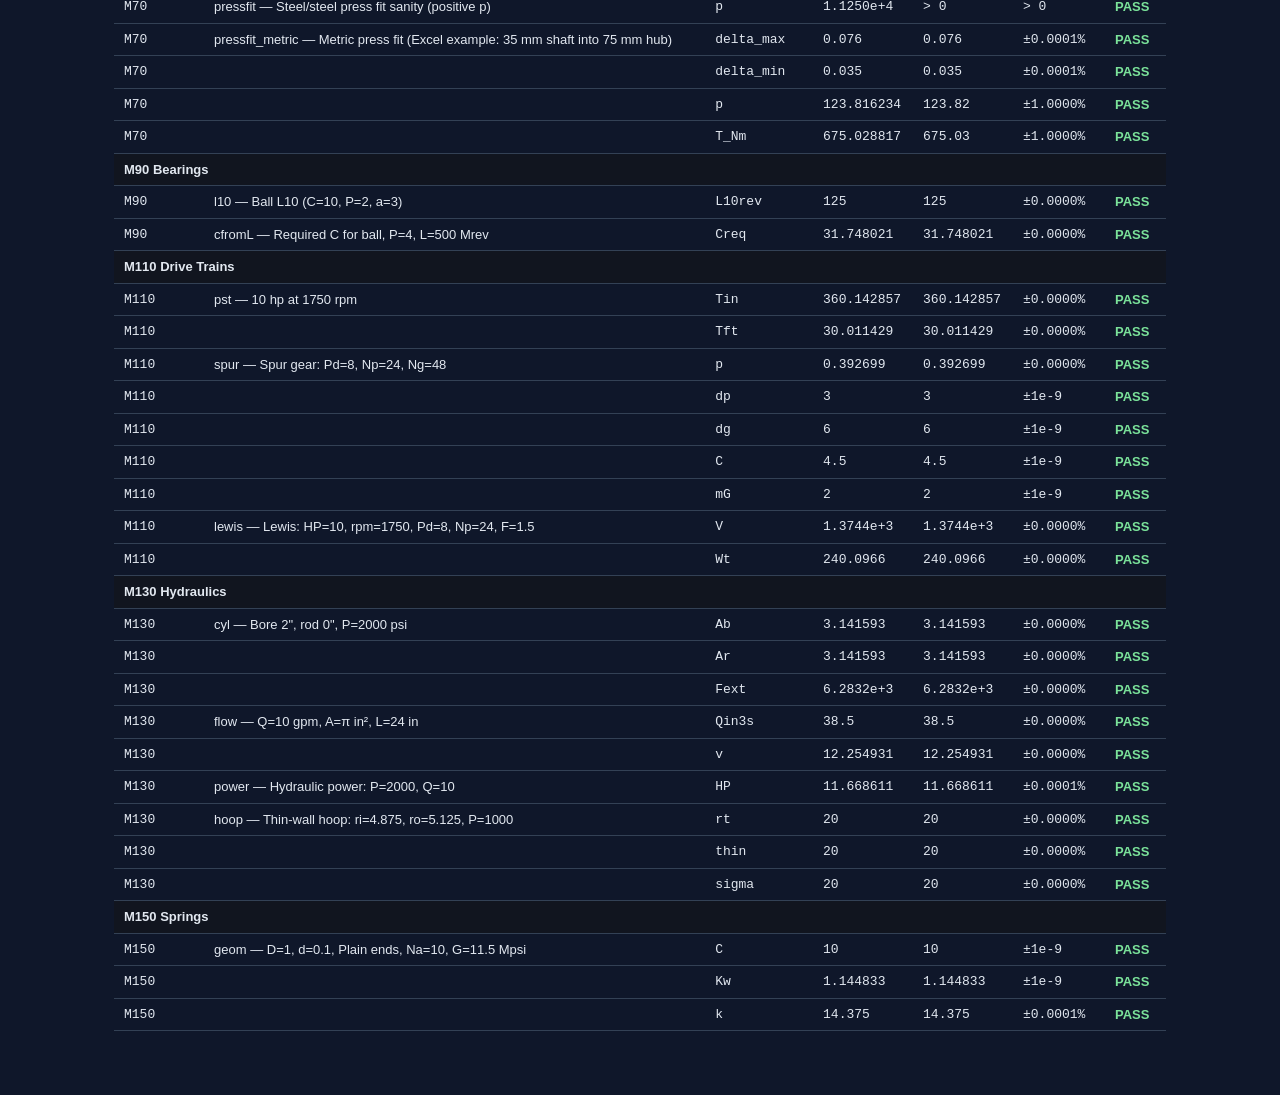
<file: tests.html>
<!doctype html>
<html lang="en">
<head>
  <meta charset="utf-8" />
  <meta name="viewport" content="width=device-width, initial-scale=1" />
  <title>Parity Tests · ENGR 322 Master Calculator</title>
  <link rel="stylesheet" href="style.css?v=5" />
  <style>
    .tests-wrap { padding: 16px 24px 64px; }
    .test-summary { display:flex; gap:16px; align-items:center; margin: 8px 0 16px; }
    .test-pill { padding:4px 10px; border-radius:999px; font-weight:600; font-size:12px; }
    .test-pill.pass { background:#0f2f1a; color:#7be29a; border:1px solid #1d5a36; }
    .test-pill.fail { background:#3a1212; color:#ff8e8e; border:1px solid #6e1f1f; }
    table.tests { width:100%; border-collapse: collapse; font-size: 13px; }
    table.tests th, table.tests td { border-bottom:1px solid var(--border, #2a3142); padding: 6px 10px; text-align:left; vertical-align: top; }
    table.tests th { background: var(--panel, #161b29); }
    .ok  { color:#7be29a; font-weight:600; }
    .bad { color:#ff8e8e; font-weight:600; }
    .mono{ font-family: ui-monospace, Menlo, Consolas, monospace; }
    .grp { font-weight:700; background:#11151f; }
  </style>
</head>
<body>
  <div id="app">
    <div class="topbar">
      <a class="brand" href="index.html">ENGR 322 <span class="sub">Master Calculator</span></a>
      <div class="nav"><a class="navlink" href="index.html">Home</a></div>
    </div>
    <div class="tests-wrap container">
      <h1>Parity Tests</h1>
      <p class="subtitle">Spot-checks of computed values against the source Excel workbook. Tolerances are absolute or relative as noted; "—" means the case is qualitative (e.g. self-locking flag).</p>
      <div class="test-summary" id="summary"></div>
      <table class="tests" id="tbl">
        <thead><tr>
          <th style="width:90px">Module</th>
          <th>Section / Case</th>
          <th>Output</th>
          <th>Computed</th>
          <th>Expected</th>
          <th>Tol</th>
          <th>Result</th>
        </tr></thead>
        <tbody></tbody>
      </table>
    </div>
  </div>

  <script src="modules.js?v=5"></script>
  <script src="ui.js?v=5"></script>
  <script>
  (function(){
    var SETTINGS = { FoS_Safe: 2.0, FoS_Marginal: 1.0 };

    // Each test: pass `state` to mod.sections[i].compute, then check named outputs.
    // tol: { abs: 1e-3 } or { rel: 0.005 }
    var TESTS = [
      // ---------------- M30 ----------------
      { mod:'m30', sec:'sym', label:'Symmetric pattern: F=500 collinear, n=1, r=1, e=0',
        state:{ F:500, e:0, n:1, r:1, th:0 },
        // M=F*e=0; Fd=F/n=500; Ft=M*r/Σr²=0; FR = hypot(Fd+Ft·sin(th), Ft·cos(th)) = 500
        checks:[ {key:'M',  expected:0,   tol:{abs:1e-9}},
                 {key:'Fd', expected:500, tol:{abs:1e-9}},
                 {key:'Ft', expected:0,   tol:{abs:1e-9}},
                 {key:'FR', expected:500, tol:{abs:1e-6}} ] },
      { mod:'m30', sec:'proof', label:'Grade 5 proof (1/2-13 UNC, At=0.1419, Sp=85 ksi)',
        state:{ At:0.1419, Sp:85 },
        // Sp_psi = 85·1000; Fp = 85000·0.1419 = 12061.5 lb
        checks:[ {key:'Fp',  expected:85000*0.1419,         tol:{abs:1e-6}},
                 {key:'Fpt', expected:0.75*85000*0.1419,    tol:{abs:1e-6}},
                 {key:'Fps', expected:0.577*85000*0.1419,   tol:{abs:1e-6}} ] },

      // ---------------- M40 ----------------
      { mod:'m40', sec:'geom', label:'1.25 ACME, 4 TPI, dm=1.15',
        state:{ TPI:4, starts:1, thread:'ACME', dm:1.15, mu:0.15 },
        // p = 1/TPI = 0.25; l = starts·p = 0.25; alpha = 14.5° for ACME
        checks:[ {key:'p',     expected:0.25, tol:{abs:1e-9}},
                 {key:'l',     expected:0.25, tol:{abs:1e-9}},
                 {key:'alpha', expected:14.5, tol:{abs:1e-9}} ] },
      { mod:'m40', sec:'torque', label:'Square thread raise: W=800, l=0.2, dm=1.15, μ=0.15',
        state:{ W:800, l:0.2, dm:1.15, muf:0.15, alpha:0, rpm:0 },
        // Tr = (W·dm/2)·((l + π·μ·dm)/(π·dm − μ·l))  with no collar -> Tr = T_thread_R
        checks:[ {key:'Tr', expected:(800*1.15/2)*((0.2 + Math.PI*0.15*1.15)/(Math.PI*1.15 - 0.15*0.2)), tol:{rel:1e-9}} ] },
      { mod:'m40', sec:'torque', label:'Collar drag adds μ_c·W·r_c   (W=2500, μ_c=0.09, r_c=0.75)',
        state:{ W:2500, l:0.05, dm:0.9675, muf:0.13856, alpha:30, muc:0.09, rc:0.75, rpm:60 },
        // Excel example: T_collar = 0.09·2500·0.75 = 168.75 in·lb;  v = 0.05·60/12 = 0.25 ft/min
        checks:[ {key:'Tcol',  expected:0.09*2500*0.75, tol:{rel:1e-9}},
                 {key:'vlift', expected:0.05*60/12,     tol:{rel:1e-9}} ] },

      // ---------------- M50 ----------------
      { mod:'m50', sec:'fillet', label:'1/4-in fillet leg, L=8, F=10000',
        state:{ h:0.25, L:8, F:10000 },
        // t = 0.707·h; A = t·L; tau = F/A
        checks:[ {key:'t',   expected:0.707*0.25,                    tol:{abs:1e-9}},
                 {key:'A',   expected:0.707*0.25*8,                  tol:{abs:1e-9}},
                 {key:'tau', expected:10000/(0.707*0.25*8),          tol:{rel:1e-9}} ] },
      { mod:'m50', sec:'direct', label:'Direct shear F=5000 over A_w=3.18',
        state:{ F:5000, Aw:3.18, kind:'Shear' },
        // τ = 5000/3.18 = 1572.32 psi
        checks:[ {key:'sigma_psi', expected:5000/3.18, tol:{rel:1e-9}} ] },
      { mod:'m50', sec:'bend_tor', label:'Bending+torsion: M=15000, T=10000, I=28.6335, J=44.1875',
        state:{ M:15000, T:10000, I:28.6335, J:44.1875, c:3, rmax:3.605551275463989, b:4, d:6 },
        // σ_b = M·c/I = 15000·3/28.6335;  τ_t = T·r/J = 10000·3.6056/44.1875
        checks:[ {key:'sigma_b', expected:15000*3/28.6335,                            tol:{rel:1e-6}},
                 {key:'tau_t',   expected:10000*3.605551275463989/44.1875,            tol:{rel:1e-6}} ] },
      { mod:'m50', sec:'combined', label:'Resultant from §4 components (Excel example)',
        state:{ tau_direct:1571.5857300015716, sigma_b:1571.5857300015714,
                tau_tx:678.925035360679, tau_ty:452.6166902404526 },
        // τ_R = √[(τ_d + τ_x)² + (σ_b + τ_y)²] = 3026.91 psi  (Excel)
        checks:[ {key:'tau_R_psi', expected:Math.hypot(1571.5857300015716+678.925035360679,
                                                       1571.5857300015714+452.6166902404526), tol:{rel:1e-9}} ] },
      { mod:'m50', sec:'gear_weld_metric', label:'Metric gear-to-shaft weld: T=200 N·m, d=35 mm, τ=125 MPa',
        state:{ d:35, T:200, tau_a:125, n:1, h_chosen:1.5 },
        // t_req = 2·200000 / (π·35²·125) = 0.8315 mm  (Excel)
        // h_req = t_req/0.707 = 1.176 mm  → practical 1.5 mm
        checks:[ {key:'t_req',       expected:2*200000/(Math.PI*35*35*125), tol:{rel:1e-6}},
                 {key:'h_practical', expected:1.5,                          tol:{abs:1e-9}} ] },
      { mod:'m50', sec:'electrode', label:'E70 electrode',
        state:{ series:'E70' },
        // Lookup: E70 → Fu=70, Sus=57
        checks:[ {key:'Fu',  expected:70, tol:{abs:1e-9}},
                 {key:'Sus', expected:57, tol:{abs:1e-9}} ] },

      // ---------------- M60 ----------------
      { mod:'m60', sec:'stress', label:'Mean / amplitude (σmax=60, σmin=-20)',
        state:{ smax:60, smin:-20 },
        checks:[ {key:'sm', expected:20,    tol:{abs:1e-9}},
                 {key:'sa', expected:40,    tol:{abs:1e-9}},
                 {key:'R',  expected:-20/60, tol:{abs:1e-9}} ] },
      { mod:'m60', sec:'marin', label:"Marin: Sut=100 ksi → S'e = 50 ksi",
        state:{ Sut:100, ka:1, kb:1, kc:1, kd:1, ke:1, Kf:1 },
        // Seprime = 0.5·Sut for Sut ≤ 200 ksi
        checks:[ {key:'Seprime', expected:50, tol:{abs:1e-9}},
                 {key:'Se',      expected:50, tol:{abs:1e-9}},
                 {key:'Senet',   expected:50, tol:{abs:1e-9}} ] },

      // ---------------- M70 ----------------
      { mod:'m70', sec:'static', label:'Round shaft d=1, M=2000, T=1500',
        state:{ d:1, M:2000, T:1500 },
        // c = 0.5; I = π/64; J = π/32
        // sb (ksi) = M·c/I/1000; tt (ksi) = T·c/J/1000; svm = √(sb² + 3tt²)
        checks:[ {key:'I',   expected:Math.PI/64, tol:{rel:1e-9}},
                 {key:'J',   expected:Math.PI/32, tol:{rel:1e-9}},
                 {key:'sb',  expected:(2000*0.5)/(Math.PI/64)/1000, tol:{rel:1e-9}},
                 {key:'tt',  expected:(1500*0.5)/(Math.PI/32)/1000, tol:{rel:1e-9}} ] },
      { mod:'m70', sec:'pressfit', label:'Steel/steel press fit sanity (positive p)',
        state:{ delta:0.001, D:1.0, Eo:30, Ei:30, co:2.0, nu:0.3 },
        // Eo, Ei in Mpsi; verify p > 0 and finite
        checks:[ {key:'p', expected:null, tol:{positive:true}} ] },
      { mod:'m70', sec:'pressfit_metric', label:'Metric press fit (Excel example: 35 mm shaft into 75 mm hub)',
        state:{ ds_max:35.076, ds_min:35.060, dh_max:35.025, dh_min:35.000,
                Dh:75, L:15, L_t:50, Es:200000, Eh:200000, nu:0.29, mu:0.20, p_design:35 },
        // Excel results: δ_max=0.076, δ_min=0.035, p_avg≈123.82 MPa, T_max≈675 N·m
        checks:[ {key:'delta_max', expected:0.076,    tol:{rel:1e-6}},
                 {key:'delta_min', expected:0.035,    tol:{rel:1e-6}},
                 {key:'p',         expected:123.82,   tol:{rel:1e-2}},
                 {key:'T_Nm',      expected:675.03,   tol:{rel:1e-2}} ] },

      // ---------------- M90 ----------------
      { mod:'m90', sec:'l10', label:'Ball L10 (C=10, P=2, a=3)',
        state:{ C:10, P:2, a:3, rpm:0 },
        // L10rev = (C/P)^a = 125 Mrev (output unit is Mrev)
        checks:[ {key:'L10rev', expected:Math.pow(10/2,3), tol:{rel:1e-9}} ] },
      { mod:'m90', sec:'cfromL', label:'Required C for ball, P=4, L=500 Mrev',
        state:{ P:4, L:500, a:3 },
        // Creq = P · L^(1/a) = 4 · 500^(1/3)
        checks:[ {key:'Creq', expected:4*Math.pow(500,1/3), tol:{rel:1e-9}} ] },

      // ---------------- M110 ----------------
      { mod:'m110', sec:'pst', label:'10 hp at 1750 rpm',
        state:{ HP:10, rpm:1750 },
        // Tin = HP·63025/rpm (lb·in); Tft = HP·5252/rpm (lb·ft)
        checks:[ {key:'Tin', expected:10*63025/1750, tol:{rel:1e-9}},
                 {key:'Tft', expected:10*5252/1750,  tol:{rel:1e-9}} ] },
      { mod:'m110', sec:'spur', label:'Spur gear: Pd=8, Np=24, Ng=48',
        state:{ Pd:8, Np:24, Ng:48 },
        // p = π/Pd; dp = Np/Pd; dg = Ng/Pd; C = (dp+dg)/2; mG = Ng/Np
        checks:[ {key:'p',  expected:Math.PI/8, tol:{rel:1e-9}},
                 {key:'dp', expected:3.0,       tol:{abs:1e-9}},
                 {key:'dg', expected:6.0,       tol:{abs:1e-9}},
                 {key:'C',  expected:4.5,       tol:{abs:1e-9}},
                 {key:'mG', expected:2.0,       tol:{abs:1e-9}} ] },
      { mod:'m110', sec:'lewis', label:'Lewis: HP=10, rpm=1750, Pd=8, Np=24, F=1.5',
        state:{ HP:10, rpm:1750, Pd:8, Np:24, F:1.5, Y:0, Kv:0 },
        // d = Np/Pd = 3; V = π·d·rpm/12; Wt = HP·33000/V
        checks:[ {key:'V',  expected:Math.PI*3*1750/12, tol:{rel:1e-9}},
                 {key:'Wt', expected:10*33000/(Math.PI*3*1750/12), tol:{rel:1e-9}} ] },

      // ---------------- M130 ----------------
      { mod:'m130', sec:'cyl', label:'Bore 2", rod 0", P=2000 psi',
        state:{ P:2000, Db:2, Dr:0 },
        // Ab = π·Db²/4 = π; Fext = P·Ab = 2000π
        checks:[ {key:'Ab',   expected:Math.PI,       tol:{rel:1e-9}},
                 {key:'Ar',   expected:Math.PI,       tol:{rel:1e-9}},
                 {key:'Fext', expected:2000*Math.PI,  tol:{rel:1e-9}} ] },
      { mod:'m130', sec:'flow', label:'Q=10 gpm, A=π in², L=24 in',
        state:{ Q:10, A:Math.PI, L:24 },
        // Qin3s = Q·231/60; v = Qin3s/A
        checks:[ {key:'Qin3s', expected:10*231/60,             tol:{rel:1e-9}},
                 {key:'v',     expected:(10*231/60)/Math.PI,   tol:{rel:1e-9}} ] },
      { mod:'m130', sec:'power', label:'Hydraulic power: P=2000, Q=10',
        state:{ P:2000, Q:10 },
        // HP = P·Q/1714
        checks:[ {key:'HP', expected:2000*10/1714, tol:{rel:1e-6}} ] },
      { mod:'m130', sec:'hoop', label:'Thin-wall hoop: ri=4.875, ro=5.125, P=1000',
        state:{ P:1000, ri:4.875, ro:5.125 },
        // t = ro-ri = 0.25; r = (ri+ro)/2 = 5.0; r/t = 20 → thin
        // thin (ksi) = P·r/t/1000 = 1000·5/0.25/1000 = 20
        checks:[ {key:'rt',    expected:20, tol:{rel:1e-9}},
                 {key:'thin',  expected:20, tol:{rel:1e-9}},
                 {key:'sigma', expected:20, tol:{rel:1e-9}} ] },

      // ---------------- M150 ----------------
      { mod:'m150', sec:'geom', label:'D=1, d=0.1, Plain ends, Na=10, G=11.5 Mpsi',
        state:{ D:1, d:0.1, Na:10, ends:'Plain', G:11.5 },
        // C = D/d = 10; Kw = (4C-1)/(4C-4) + 0.615/C
        // G internally ·1e6; k = G·d^4 / (8·D³·Na) = 11.5e6·1e-4 / 80 = 14.375
        checks:[ {key:'C',  expected:10, tol:{abs:1e-9}},
                 {key:'Kw', expected:(4*10-1)/(4*10-4) + 0.615/10, tol:{abs:1e-9}},
                 {key:'k',  expected:14.375, tol:{rel:1e-6}} ] }
    ];

    function approx(a, b, tol){
      if (tol && tol.positive) return (typeof a === 'number' && isFinite(a) && a > 0);
      if (a === null || a === undefined || !isFinite(a)) return false;
      if (tol && tol.abs !== undefined) return Math.abs(a - b) <= tol.abs;
      if (tol && tol.rel !== undefined) {
        if (b === 0) return Math.abs(a) <= 1e-9;
        return Math.abs((a - b) / b) <= tol.rel;
      }
      return false;
    }

    function fmtNum(v){
      if (v === null || v === undefined) return '—';
      if (typeof v !== 'number') return String(v);
      if (!isFinite(v)) return String(v);
      if (Math.abs(v) >= 1000 || (Math.abs(v) < 0.01 && v !== 0)) return v.toExponential(4);
      return v.toFixed(6).replace(/0+$/,'').replace(/\.$/,'');
    }

    function tolStr(tol){
      if (!tol) return '';
      if (tol.positive) return '> 0';
      if (tol.abs !== undefined) return '±' + tol.abs;
      if (tol.rel !== undefined) return '±' + (tol.rel*100).toFixed(4) + '%';
      return '';
    }

    function run(){
      var tbody = document.querySelector('#tbl tbody');
      var pass = 0, fail = 0, total = 0;
      var lastMod = '';

      TESTS.forEach(function(t){
        var mod = window.MODULES[t.mod];
        if (!mod) { console.warn('Missing module', t.mod); return; }
        var sec = mod.sections.filter(function(s){ return s.id === t.sec; })[0];
        if (!sec) { console.warn('Missing section', t.mod, t.sec); return; }

        var result;
        try { result = sec.compute(t.state, SETTINGS); }
        catch (e) { result = { outputs:{}, _error: String(e) }; }

        if (lastMod !== t.mod) {
          var hr = document.createElement('tr');
          hr.className = 'grp';
          hr.innerHTML = '<td colspan="7">'+ mod.title +'</td>';
          tbody.appendChild(hr);
          lastMod = t.mod;
        }

        t.checks.forEach(function(c, idx){
          total++;
          var got = result.outputs ? result.outputs[c.key] : undefined;
          var ok  = approx(got, c.expected, c.tol);
          if (ok) pass++; else fail++;

          var tr = document.createElement('tr');
          tr.innerHTML =
            '<td class="mono">'+ t.mod.toUpperCase() +'</td>' +
            '<td>'+ (idx===0 ? (t.sec + ' — ' + t.label) : '') +'</td>' +
            '<td class="mono">'+ c.key +'</td>' +
            '<td class="mono">'+ fmtNum(got) +'</td>' +
            '<td class="mono">'+ (c.tol && c.tol.positive ? '> 0' : fmtNum(c.expected)) +'</td>' +
            '<td class="mono">'+ tolStr(c.tol) +'</td>' +
            '<td class="'+ (ok?'ok':'bad') +'">'+ (ok?'PASS':'FAIL') +'</td>';
          tbody.appendChild(tr);
        });

        if (result._error) {
          var er = document.createElement('tr');
          er.innerHTML = '<td class="bad" colspan="7">Error in '+ t.mod +'/'+ t.sec +': '+ result._error +'</td>';
          tbody.appendChild(er);
          fail++; total++;
        }
      });

      var sum = document.getElementById('summary');
      sum.innerHTML =
        '<span class="test-pill pass">PASS: '+ pass +'</span>' +
        '<span class="test-pill '+ (fail?'fail':'pass') +'">FAIL: '+ fail +'</span>' +
        '<span>Total: '+ total +'</span>';
    }

    run();
  })();
  </script>
</body>
</html>
</file>
<file: style.css>
/* ENGR 322 Master Calculator - Stylesheet
   Calvin University Machine Component Design
*/

:root {
  --bg: #0f172a;
  --bg-card: #1e293b;
  --bg-input: #0b1220;
  --border: #334155;
  --border-strong: #475569;
  --text: #e2e8f0;
  --text-dim: #94a3b8;
  --text-muted: #94a3b8;
  --accent: #3b82f6;
  --accent-hover: #60a5fa;
  --safe: #10b981;
  --safe-bg: #064e3b;
  --marginal: #f59e0b;
  --marginal-bg: #78350f;
  --fail: #ef4444;
  --fail-bg: #7f1d1d;
  --shadow: 0 4px 6px rgba(0, 0, 0, 0.3);
}

* { box-sizing: border-box; }

html, body {
  margin: 0;
  padding: 0;
  background: var(--bg);
  color: var(--text);
  font-family: -apple-system, BlinkMacSystemFont, "Segoe UI", Roboto, Oxygen, Ubuntu, sans-serif;
  font-size: 15px;
  line-height: 1.5;
}

a { color: var(--accent); text-decoration: none; }
a:hover { color: var(--accent-hover); text-decoration: underline; }

/* Top navigation bar */
.topbar {
  background: var(--bg-card);
  border-bottom: 1px solid var(--border);
  padding: 12px 24px;
  display: flex;
  align-items: center;
  justify-content: space-between;
  position: sticky;
  top: 0;
  z-index: 100;
  box-shadow: var(--shadow);
}
.topbar .brand {
  font-weight: 700;
  font-size: 17px;
  color: var(--text);
}
.topbar .brand .sub {
  font-weight: 400;
  font-size: 13px;
  color: var(--text-dim);
  margin-left: 10px;
}
.topbar .brand .build {
  font-weight: 600;
  font-size: 11px;
  color: var(--text-dim);
  margin-left: 8px;
  padding: 2px 6px;
  border-radius: 4px;
  background: var(--bg-input);
  border: 1px solid var(--border);
}
.topbar .nav {
  display: flex;
  gap: 6px;
  align-items: center;
}
.topbar .nav a, .topbar .nav button {
  background: transparent;
  border: 1px solid transparent;
  color: var(--text-dim);
  padding: 6px 12px;
  border-radius: 6px;
  font-size: 14px;
  cursor: pointer;
  font-family: inherit;
}
.topbar .nav a:hover, .topbar .nav button:hover {
  background: var(--bg-input);
  color: var(--text);
  text-decoration: none;
  border-color: var(--border);
}
.topbar .nav a:focus-visible, .topbar .nav button:focus-visible {
  outline: 2px solid var(--accent);
  outline-offset: 2px;
  border-radius: 6px;
}

/* Main container */
.container {
  max-width: 1100px;
  margin: 0 auto;
  padding: 24px;
}

/* Home page header */
.home-header {
  margin-bottom: 28px;
}
.home-header h1 {
  margin: 0 0 8px 0;
  font-size: 28px;
  font-weight: 700;
}
.home-header p {
  margin: 0;
  color: var(--text-dim);
  font-size: 15px;
}

/* Module grid */
.module-grid {
  display: grid;
  grid-template-columns: repeat(auto-fill, minmax(280px, 1fr));
  gap: 14px;
}
.module-card {
  background: var(--bg-card);
  border: 1px solid var(--border);
  border-radius: 8px;
  padding: 18px;
  text-decoration: none;
  color: inherit;
  transition: border-color 0.15s, transform 0.15s;
  display: block;
}
.module-card:hover {
  border-color: var(--accent);
  text-decoration: none;
  transform: translateY(-1px);
}
.module-card .num {
  font-size: 12px;
  color: var(--accent);
  font-weight: 600;
  letter-spacing: 0.5px;
  text-transform: uppercase;
}
.module-card h3 {
  margin: 4px 0 6px 0;
  font-size: 17px;
  color: var(--text);
}
.module-card p {
  margin: 0;
  font-size: 13px;
  color: var(--text-dim);
  line-height: 1.4;
}

/* Module page header */
.mod-header {
  margin-bottom: 24px;
  padding-bottom: 16px;
  border-bottom: 1px solid var(--border);
}
.mod-header .crumb {
  font-size: 13px;
  color: var(--text-muted);
  margin-bottom: 4px;
}
.mod-header h1 {
  margin: 0 0 6px 0;
  font-size: 26px;
}
.mod-header .subtitle {
  margin: 0;
  color: var(--text-dim);
  font-size: 14px;
}
.mod-header .covers {
  margin-top: 10px;
  font-size: 13px;
  color: var(--text-muted);
}

/* Section card */
.section {
  background: var(--bg-card);
  border: 1px solid var(--border);
  border-radius: 8px;
  padding: 20px;
  margin-bottom: 18px;
}
.section h2 {
  margin: 0 0 4px 0;
  font-size: 18px;
  color: var(--text);
}
.section .blurb {
  margin: 0 0 16px 0;
  color: var(--text-dim);
  font-size: 13px;
  line-height: 1.5;
}

/* Input rows */
.io-grid {
  display: grid;
  grid-template-columns: 1fr 1fr;
  gap: 18px;
  margin-bottom: 14px;
}
@media (max-width: 720px) {
  .io-grid { grid-template-columns: 1fr; }
}
.io-block h4 {
  margin: 0 0 8px 0;
  font-size: 13px;
  font-weight: 600;
  color: var(--text-dim);
  text-transform: uppercase;
  letter-spacing: 0.5px;
}
.input-row, .output-row {
  display: grid;
  grid-template-columns: 1fr 110px 60px;
  gap: 8px;
  align-items: center;
  margin-bottom: 6px;
  font-size: 14px;
}
.input-row label, .output-row label {
  color: var(--text-dim);
  white-space: nowrap;
  overflow: hidden;
  text-overflow: ellipsis;
}
.input-row input, .input-row select {
  background: var(--bg-input);
  border: 1px solid var(--border);
  color: var(--text);
  padding: 6px 8px;
  border-radius: 4px;
  font-size: 14px;
  font-family: inherit;
  width: 100%;
}
.input-row input:focus-visible, .input-row select:focus-visible {
  outline: 2px solid var(--accent);
  outline-offset: 1px;
  border-color: var(--accent);
}
.input-row .unit, .output-row .unit {
  color: var(--text-muted);
  font-size: 12px;
}
.output-row .value {
  background: var(--bg-input);
  border: 1px solid var(--border);
  padding: 6px 8px;
  border-radius: 4px;
  text-align: right;
  font-family: "SF Mono", Menlo, Consolas, monospace;
  font-size: 13px;
  color: var(--text);
}

/* Verdict banners */
.verdict {
  margin-top: 14px;
  padding: 10px 14px;
  border-radius: 6px;
  font-size: 14px;
  font-weight: 600;
  display: flex;
  align-items: center;
  gap: 10px;
}
.verdict .v-label {
  text-transform: uppercase;
  font-size: 12px;
  letter-spacing: 1px;
  padding: 2px 8px;
  border-radius: 3px;
  background: rgba(0, 0, 0, 0.3);
}
.verdict.safe { background: var(--safe-bg); color: #d1fae5; border: 1px solid var(--safe); }
.verdict.marginal { background: var(--marginal-bg); color: #fef3c7; border: 1px solid var(--marginal); }
.verdict.fail { background: var(--fail-bg); color: #fee2e2; border: 1px solid var(--fail); }
.verdict.info { background: var(--bg-input); color: var(--text-dim); border: 1px solid var(--border); }

/* Math expansion */
.math-toggle {
  background: transparent;
  color: var(--accent);
  border: 1px solid var(--border);
  padding: 5px 12px;
  border-radius: 5px;
  font-size: 12px;
  cursor: pointer;
  margin-top: 12px;
  margin-right: 8px;
  font-family: inherit;
}
.math-toggle:hover { background: var(--bg-input); border-color: var(--accent); }
.math-toggle:focus-visible {
  outline: 2px solid var(--accent);
  outline-offset: 2px;
}

.math-panel {
  margin-top: 12px;
  padding: 14px;
  background: var(--bg-input);
  border: 1px solid var(--border);
  border-radius: 6px;
  font-family: "SF Mono", Menlo, Consolas, monospace;
  font-size: 13px;
  display: none;
}
.math-panel.show { display: block; }
.math-panel h5 {
  margin: 0 0 6px 0;
  font-size: 11px;
  color: var(--text-muted);
  text-transform: uppercase;
  letter-spacing: 0.5px;
  font-family: inherit;
}
.math-panel .math-row {
  margin-bottom: 4px;
  color: var(--text);
  white-space: pre-wrap;
  word-break: break-word;
}
.math-panel .math-block {
  margin-bottom: 14px;
}
.math-panel .math-block:last-child { margin-bottom: 0; }

/* Repeating tables */
.rep-table {
  width: 100%;
  border-collapse: collapse;
  margin-top: 14px;
  font-size: 13px;
}
.rep-table th, .rep-table td {
  border: 1px solid var(--border);
  padding: 6px 8px;
  text-align: right;
}
.rep-table th {
  background: var(--bg-input);
  color: var(--text-dim);
  font-weight: 600;
  text-align: center;
}
.rep-table td:first-child, .rep-table th:first-child { text-align: left; }
.rep-table input {
  width: 100%;
  background: transparent;
  border: none;
  color: var(--text);
  text-align: right;
  font-family: inherit;
  font-size: 13px;
}
.rep-table input:focus { outline: 1px solid var(--accent); background: var(--bg-input); }
.rep-table tr.safe td { color: #6ee7b7; }
.rep-table tr.marginal td { color: #fcd34d; }
.rep-table tr.fail td { color: #fca5a5; }

/* Reference / examples collapse */
.collapse {
  margin-top: 14px;
}
.collapse summary {
  cursor: pointer;
  padding: 8px 12px;
  background: var(--bg-input);
  border: 1px solid var(--border);
  border-radius: 5px;
  font-size: 13px;
  color: var(--text-dim);
  font-weight: 600;
  user-select: none;
}
.collapse summary:hover { color: var(--text); }
.collapse[open] summary { border-radius: 5px 5px 0 0; }
.collapse .collapse-body {
  border: 1px solid var(--border);
  border-top: none;
  border-radius: 0 0 5px 5px;
  padding: 14px;
  background: var(--bg-input);
  font-size: 13px;
  line-height: 1.6;
}
.collapse .collapse-body table {
  border-collapse: collapse;
  margin: 8px 0;
  font-size: 12px;
}
.collapse .collapse-body table th, .collapse .collapse-body table td {
  border: 1px solid var(--border-strong);
  padding: 4px 8px;
  text-align: right;
}
.collapse .collapse-body table th { background: var(--bg-card); text-align: center; }

/* Note */
.section .note {
  margin-top: 12px;
  padding: 10px 14px;
  background: var(--bg-input);
  border-left: 3px solid var(--accent);
  font-size: 13px;
  color: var(--text-dim);
  border-radius: 4px;
}

/* Settings modal */
.modal-backdrop {
  position: fixed;
  top: 0; left: 0; right: 0; bottom: 0;
  background: rgba(0, 0, 0, 0.7);
  z-index: 1000;
  display: none;
  align-items: center;
  justify-content: center;
}
.modal-backdrop.show { display: flex; }
.modal {
  background: var(--bg-card);
  border: 1px solid var(--border);
  border-radius: 8px;
  padding: 24px;
  max-width: 460px;
  width: 90%;
  box-shadow: 0 20px 50px rgba(0, 0, 0, 0.5);
}
.modal h2 {
  margin: 0 0 12px 0;
  font-size: 18px;
}
.modal p {
  color: var(--text-dim);
  font-size: 13px;
  margin: 0 0 16px 0;
}
.modal .input-row {
  grid-template-columns: 1fr 100px 50px;
}
.modal .actions {
  display: flex;
  justify-content: flex-end;
  gap: 8px;
  margin-top: 18px;
}
.modal button {
  background: var(--bg-input);
  border: 1px solid var(--border);
  color: var(--text);
  padding: 7px 16px;
  border-radius: 5px;
  cursor: pointer;
  font-family: inherit;
  font-size: 14px;
}
.modal button.primary {
  background: var(--accent);
  border-color: var(--accent);
  color: white;
}
.modal button:hover { border-color: var(--accent-hover); }

/* Tests page */
.test-grid { font-family: "SF Mono", Menlo, monospace; font-size: 13px; }
.test-row {
  display: grid;
  grid-template-columns: 220px 1fr 130px 130px 60px;
  gap: 8px;
  padding: 6px 10px;
  border-bottom: 1px solid var(--border);
  align-items: center;
}
.test-row.header { background: var(--bg-input); font-weight: 600; color: var(--text-dim); }
.test-row.pass { color: var(--safe); }
.test-row.fail { color: var(--fail); background: rgba(127, 29, 29, 0.2); }
.test-summary {
  margin-bottom: 16px;
  padding: 12px 16px;
  background: var(--bg-card);
  border-radius: 6px;
  border: 1px solid var(--border);
  font-size: 14px;
}

/* Respect users who prefer reduced motion */
@media (prefers-reduced-motion: reduce) {
  *, *::before, *::after {
    animation-duration: 0.001ms !important;
    animation-iteration-count: 1 !important;
    transition-duration: 0.001ms !important;
    scroll-behavior: auto !important;
  }
  .module-card:hover { transform: none; }
}

/* Print */
@media print {
  .topbar, .math-toggle, .modal-backdrop { display: none !important; }
  body { background: white; color: black; }
  .section, .module-card { background: white; border-color: #ccc; box-shadow: none; }
  .math-panel { display: block !important; background: #f5f5f5; color: black; }
  .verdict { border: 2px solid; }
  .verdict.safe { background: #d1fae5; color: #064e3b; }
  .verdict.marginal { background: #fef3c7; color: #78350f; }
  .verdict.fail { background: #fee2e2; color: #7f1d1d; }
}
</file>
